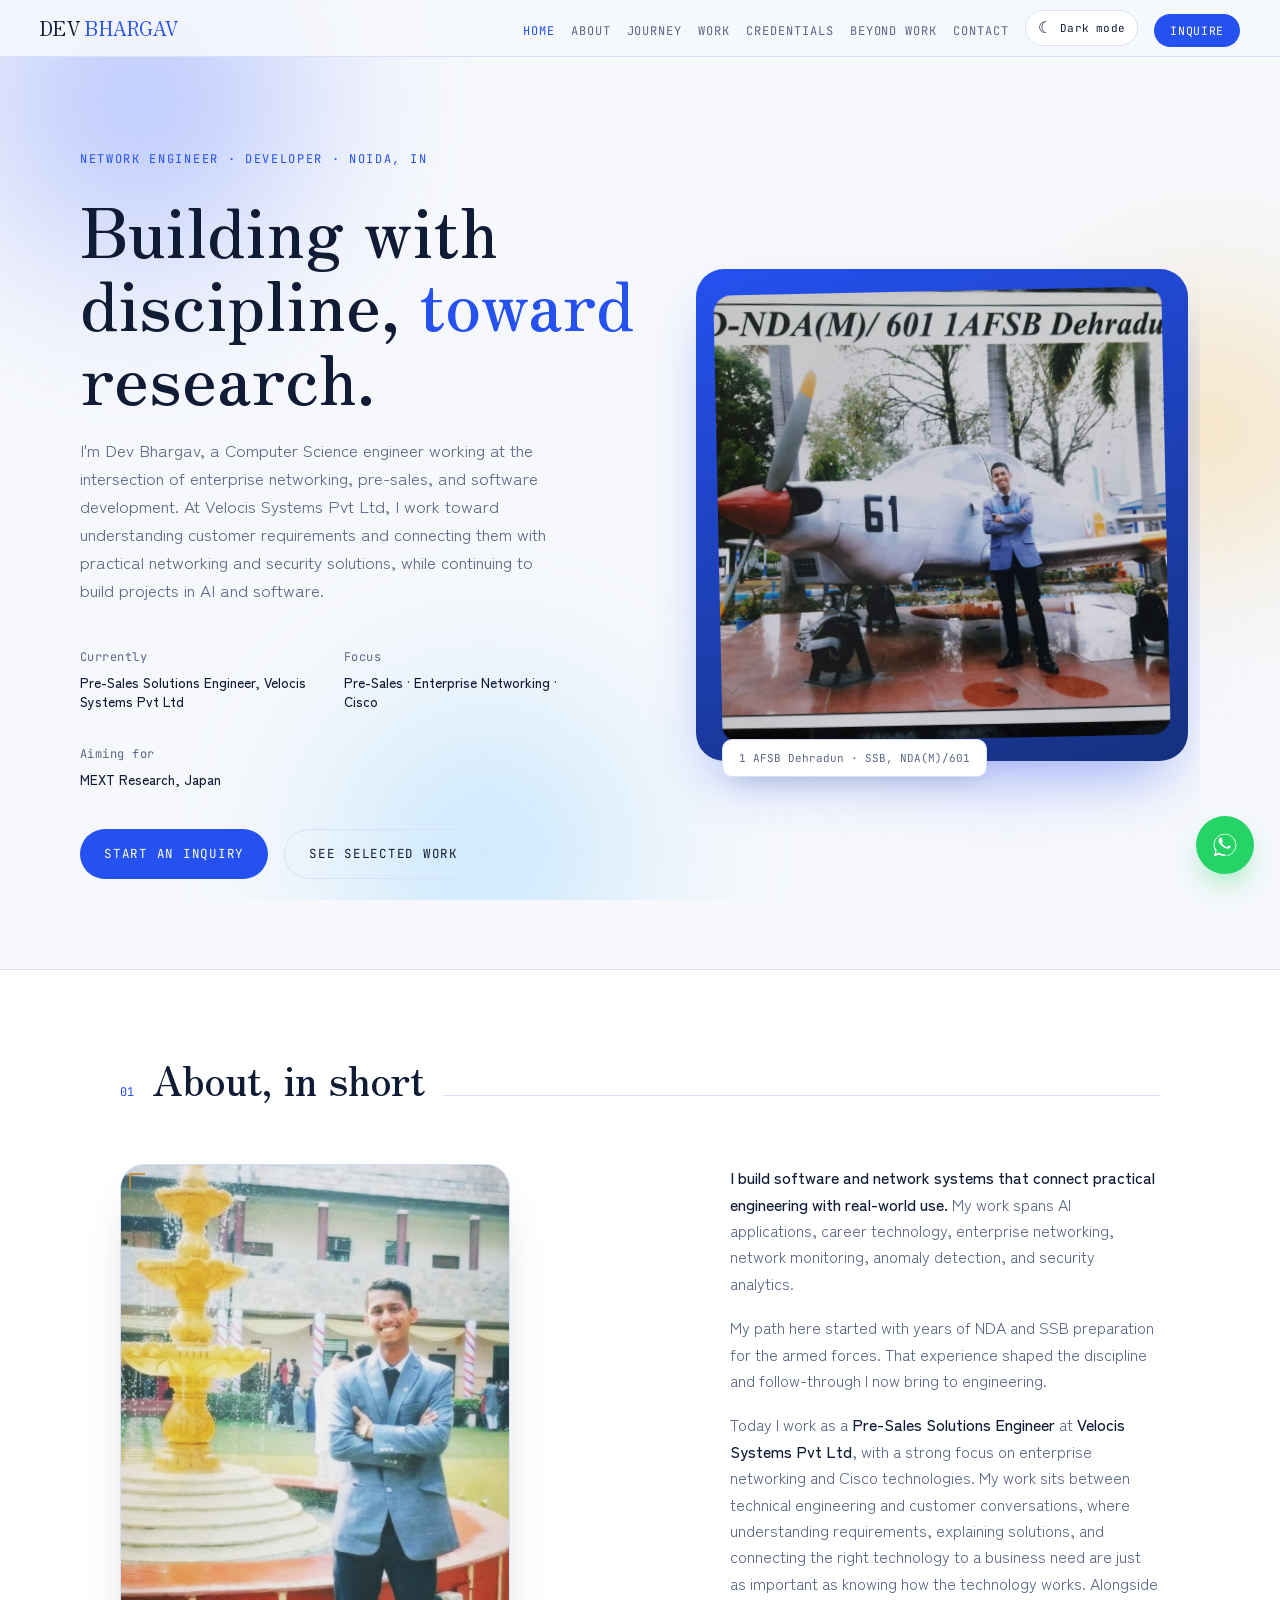
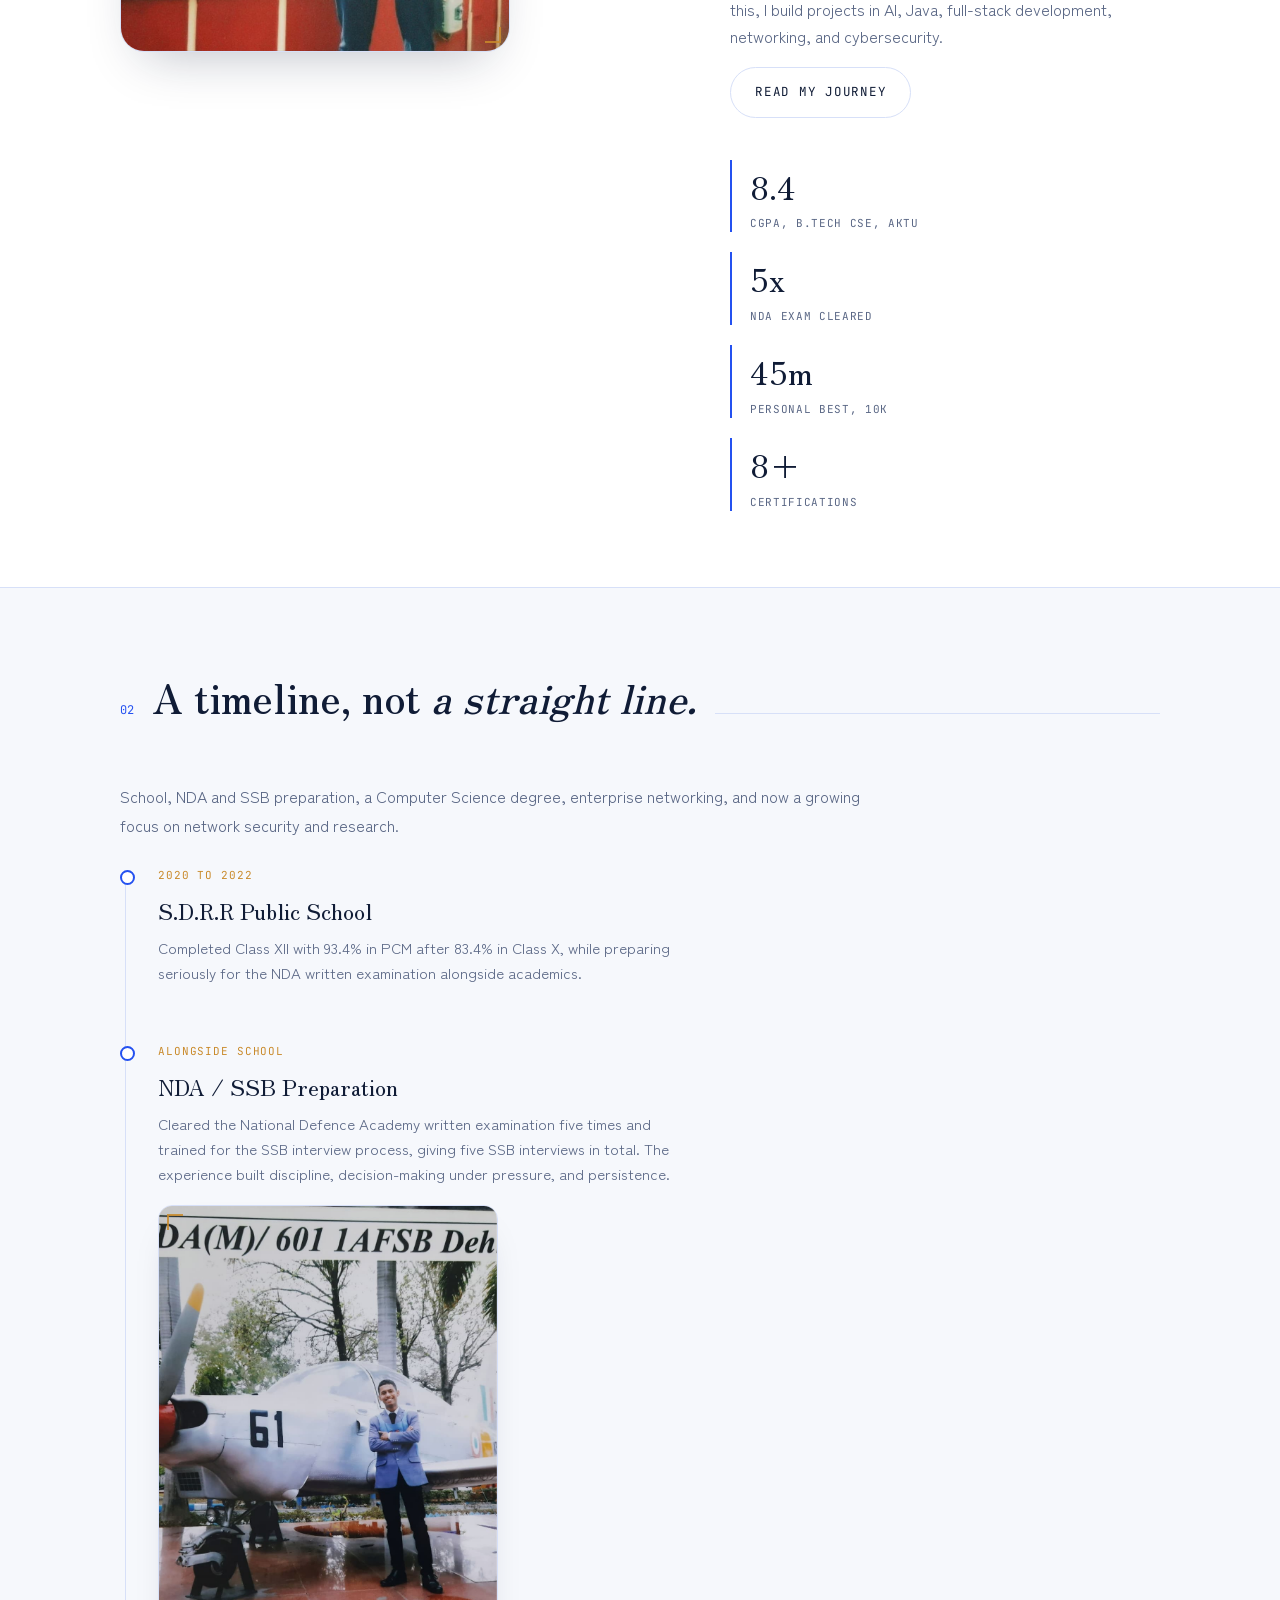
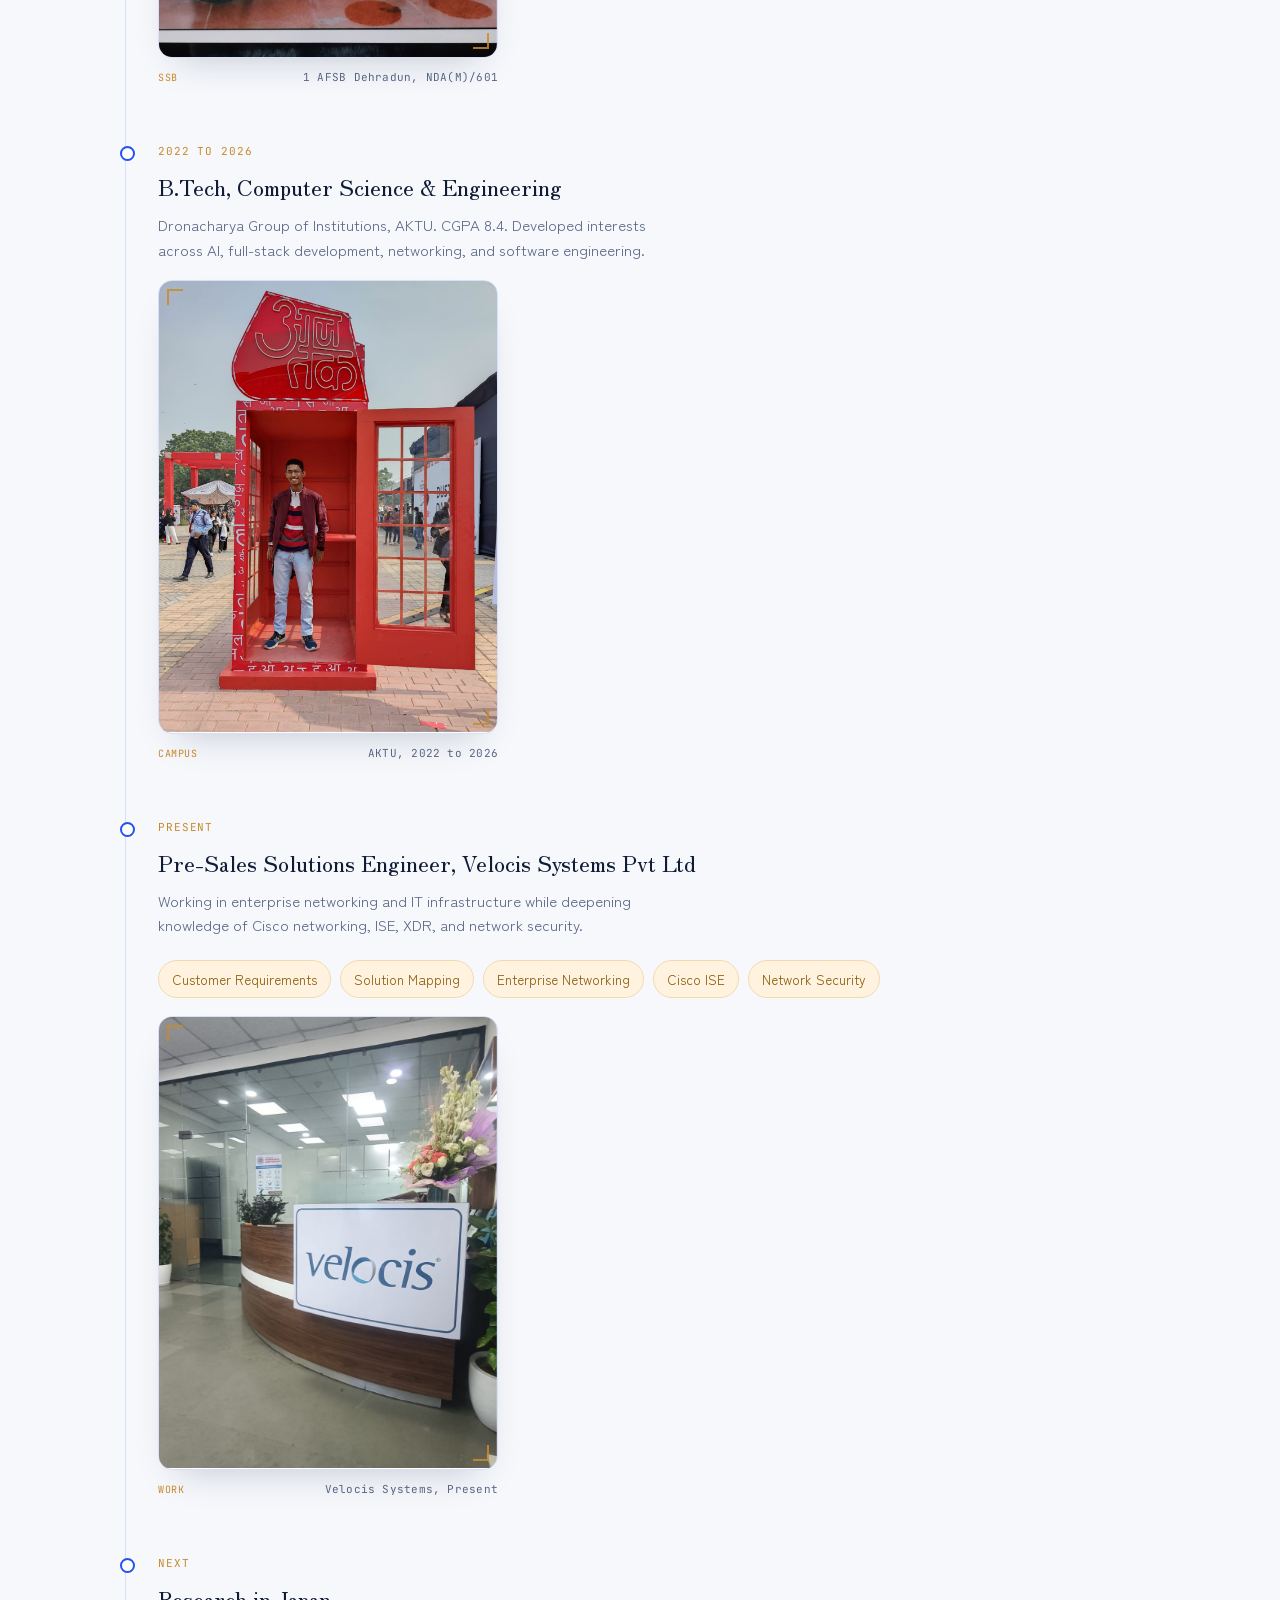
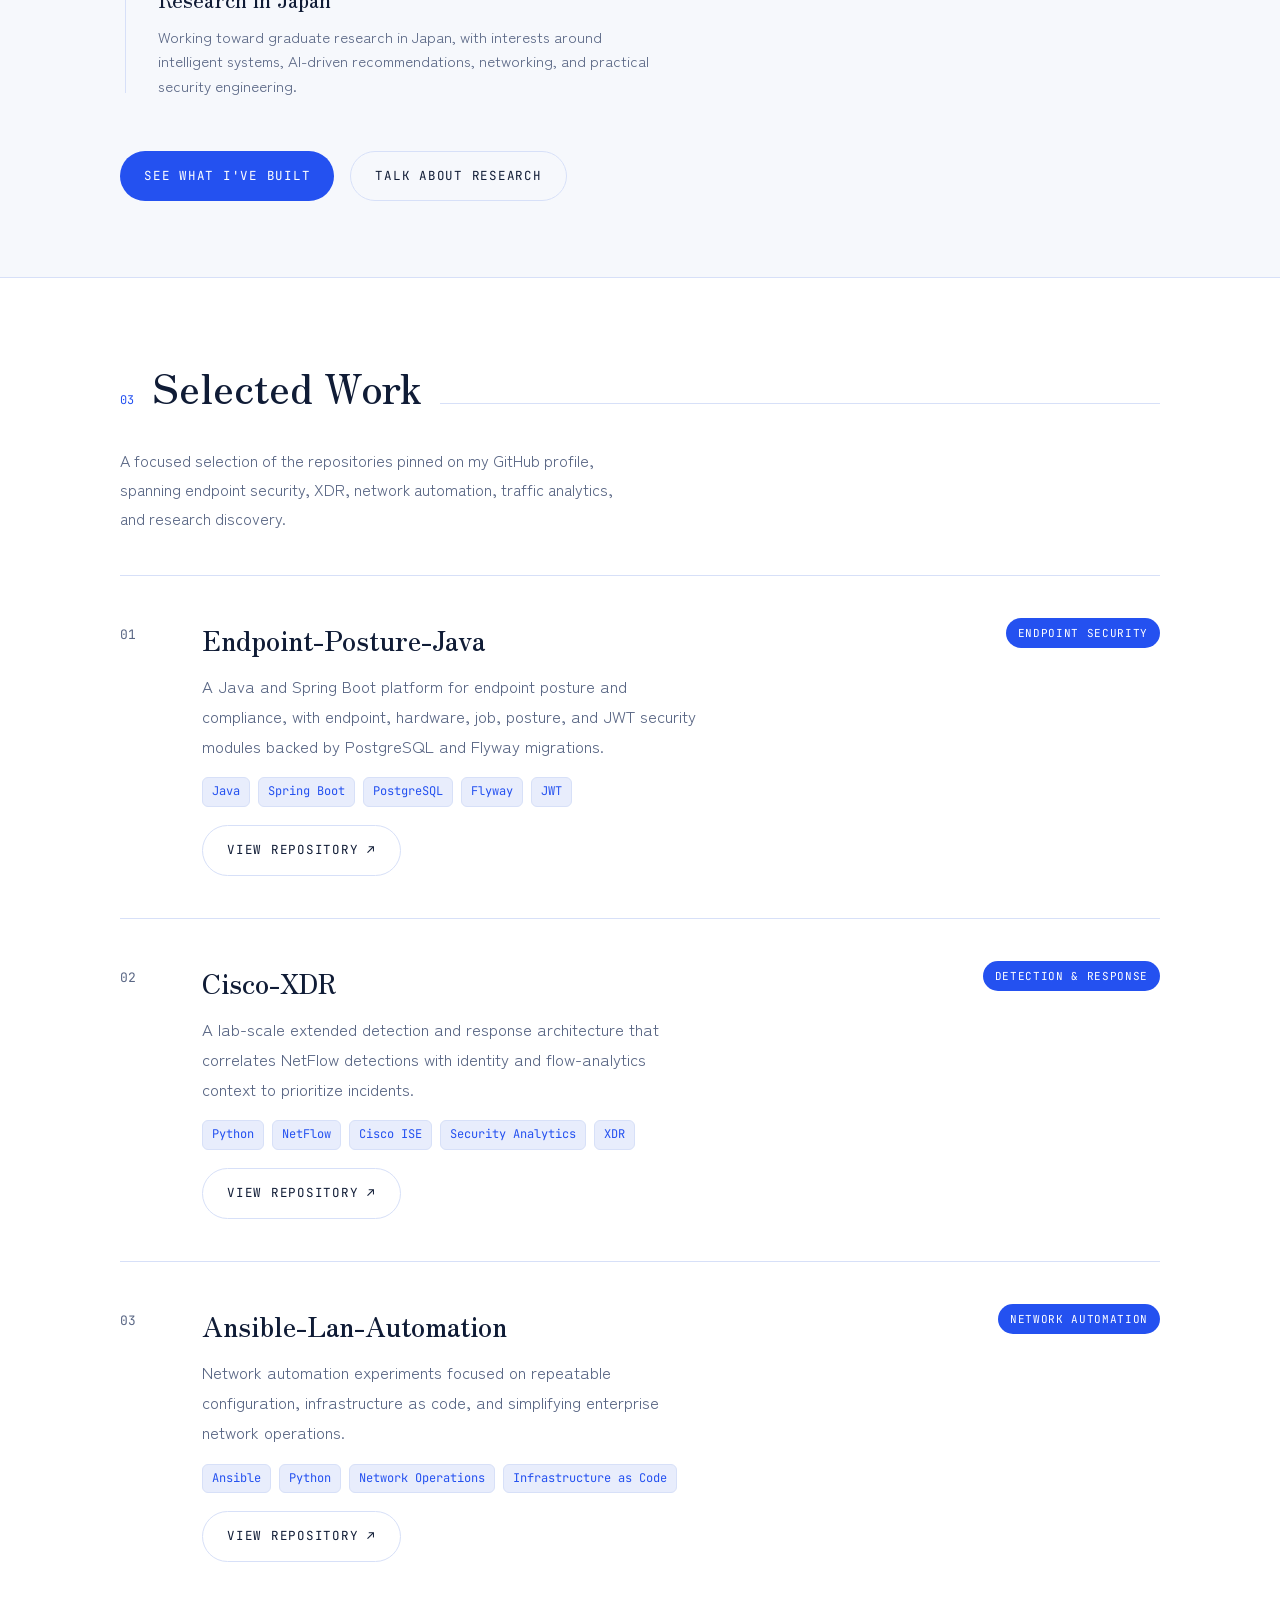
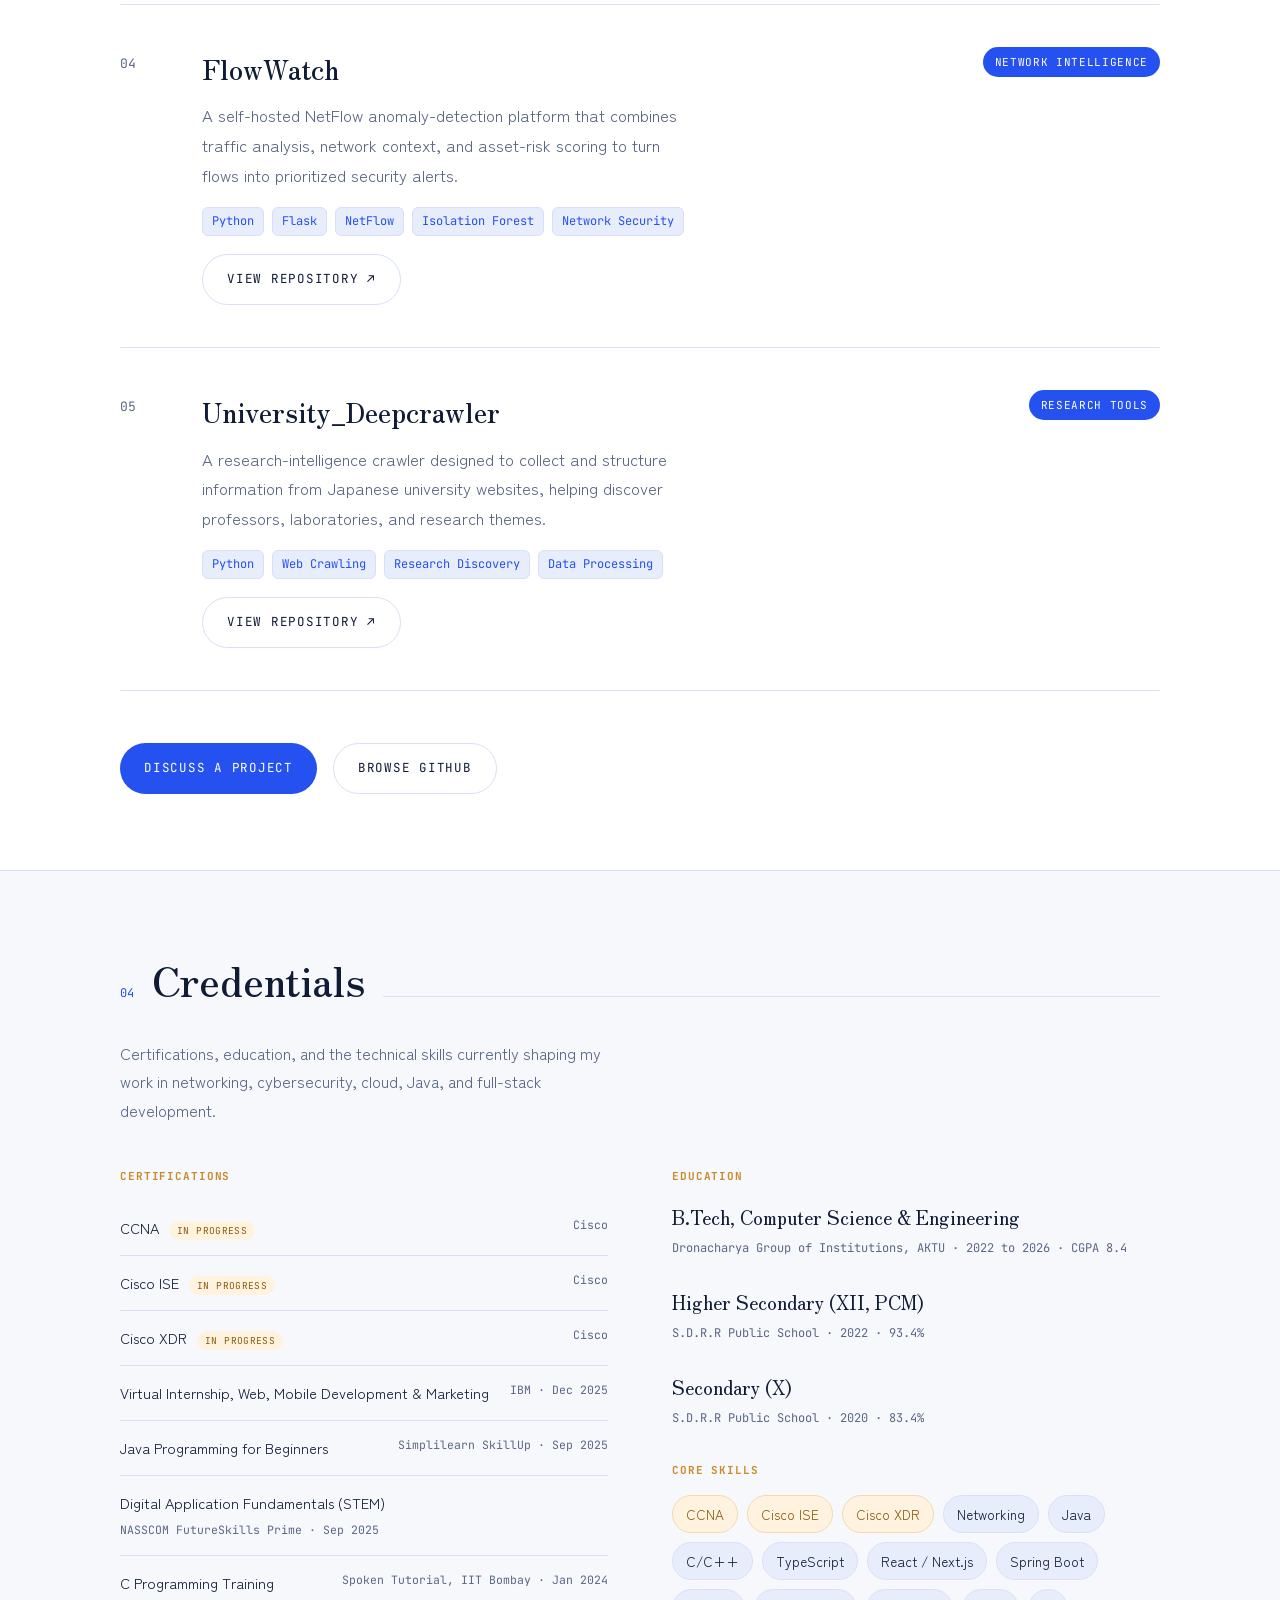
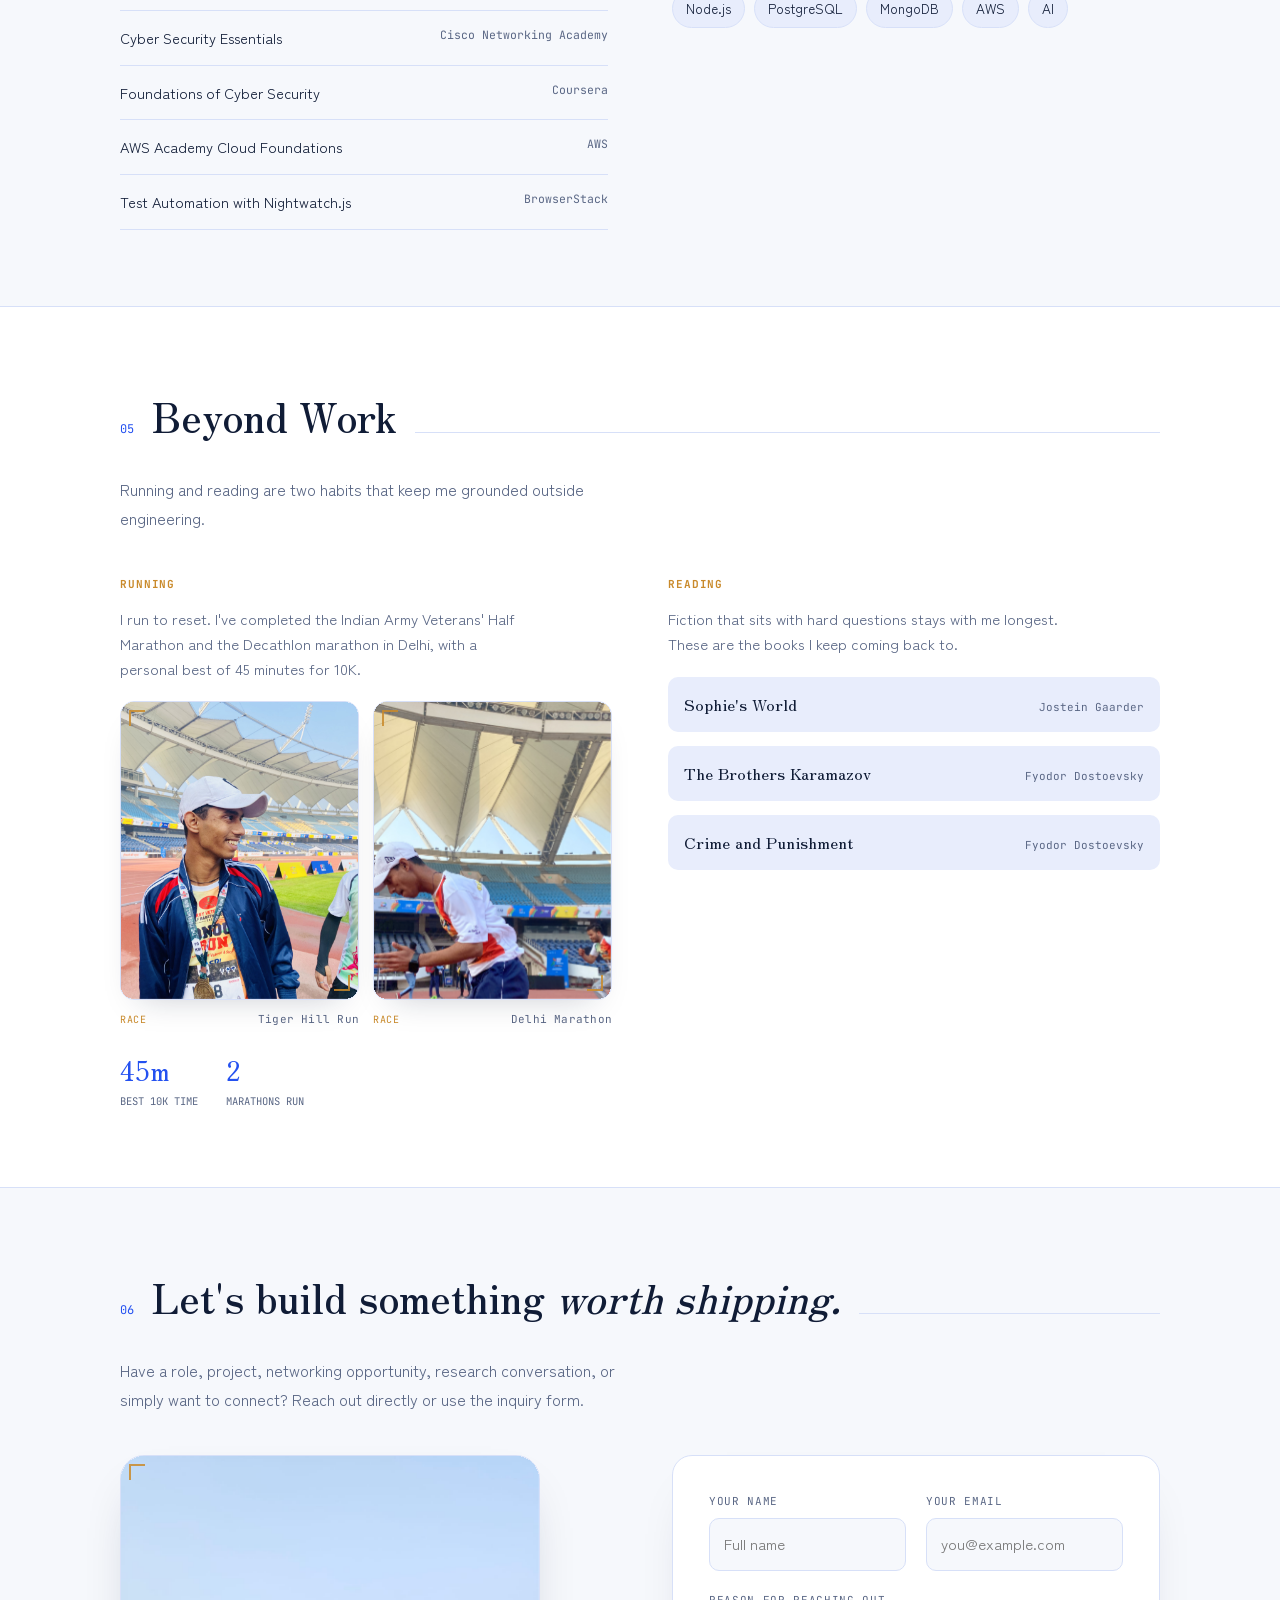
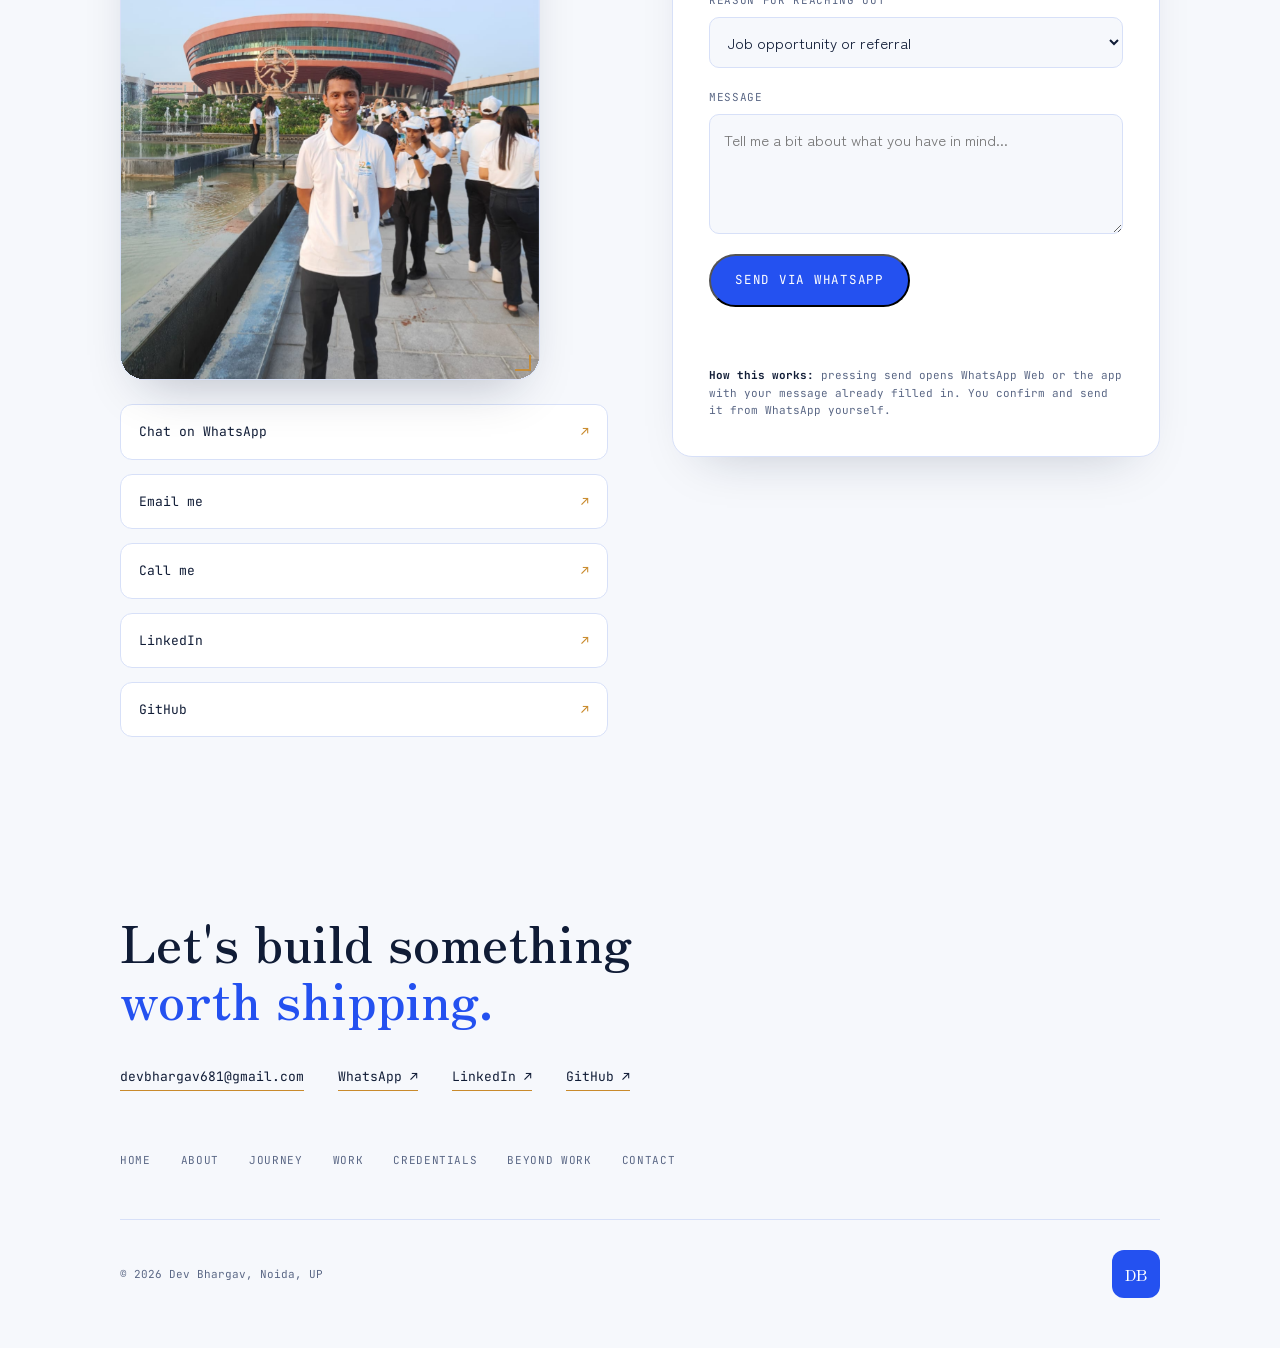
<file: index.html>
<!doctype html>
<html lang="en">
<head>
  <meta charset="UTF-8">
  <meta name="viewport" content="width=device-width, initial-scale=1.0">
  <title>Dev Bhargav | Pre-Sales Solutions Engineer</title>
  <meta name="description" content="Dev Bhargav is a Pre-Sales Solutions Engineer focused on enterprise networking, Cisco technologies, network automation, and cybersecurity. Explore his engineering projects, portfolio, and professional profile.">
  <meta name="author" content="Dev Bhargav">
  <meta name="robots" content="index, follow, max-image-preview:large">
  <meta name="googlebot" content="index, follow">
  <meta name="keywords" content="Dev Bhargav, Dev Bhargav engineer, Dev Bhargav networking, enterprise networking, Cisco, network automation, cybersecurity, Pre-Sales Solutions Engineer">
  <link rel="canonical" href="https://dev-bhargav-portfolio.vercel.app/">
  <meta property="og:type" content="website">
  <meta property="og:site_name" content="Dev Bhargav">
  <meta property="og:title" content="Dev Bhargav | Enterprise Networking & Cybersecurity Engineer">
  <meta property="og:description" content="Official portfolio of Dev Bhargav, Pre-Sales Solutions Engineer focused on enterprise networking, Cisco technologies, network automation, and cybersecurity.">
  <meta property="og:url" content="https://dev-bhargav-portfolio.vercel.app/">
  <meta name="twitter:card" content="summary">
  <meta name="twitter:title" content="Dev Bhargav | Enterprise Networking & Cybersecurity Engineer">
  <meta name="twitter:description" content="Official portfolio of Dev Bhargav, focused on enterprise networking, Cisco technologies, network automation, and cybersecurity.">
  <script type="application/ld+json">
  {
    "@context": "https://schema.org",
    "@type": "Person",
    "name": "Dev Bhargav",
    "url": "https://dev-bhargav-portfolio.vercel.app/",
    "jobTitle": "Pre-Sales Solutions Engineer",
    "description": "Engineer focused on enterprise networking, Cisco technologies, network automation, and cybersecurity.",
    "sameAs": [
      "https://github.com/majordevbhargav",
      "https://www.linkedin.com/in/devbhargav100"
    ],
    "knowsAbout": [
      "Enterprise Networking",
      "Cisco Technologies",
      "Network Automation",
      "Cybersecurity",
      "Network Anomaly Detection",
      "Software Engineering"
    ]
  }
  </script>
  <meta name="theme-color" content="#2451F0" id="themeColorMeta">
  <script>
    (function () {
      try {
        var savedTheme = localStorage.getItem("devbhargav-theme");
        if (savedTheme === "dark" || savedTheme === "light") document.documentElement.setAttribute("data-theme", savedTheme);
      } catch (e) {}
    })();
  </script>
  <link rel="icon" href="data:image/svg+xml,%3Csvg xmlns='http://www.w3.org/2000/svg' viewBox='0 0 64 64'%3E%3Crect width='64' height='64' rx='14' fill='%232451F0'/%3E%3Ctext x='32' y='42' font-family='Georgia,serif' font-size='26' fill='white' text-anchor='middle'%3EDB%3C/text%3E%3C/svg%3E">
  <link rel="preconnect" href="https://fonts.googleapis.com">
  <link href="https://fonts.googleapis.com/css2?family=Zen+Old+Mincho:wght@500;600&family=Zen+Kaku+Gothic+New:wght@300;400;500;700&family=JetBrains+Mono:wght@400;500&display=swap" rel="stylesheet">
  <link rel="stylesheet" href="style.css">
  <style>
    /* Single-page navigation */
    section[id], header[id], footer[id] { scroll-margin-top: 88px; }
    .single-page .nav-link.active { color: var(--blue); }
    .single-page .page-hero { padding-top: 135px; }
    .section-intro { max-width: 62ch; color: var(--ink-dim); font-size: 16px; margin-top: -26px; margin-bottom: 42px; }
    .project-link { margin-top: 18px; }
    .journey-actions { margin-top: 52px; display: flex; gap: 16px; flex-wrap: wrap; }
    .about-stats { margin-top: 42px; }
    @media (max-width: 860px) {
      .single-page .page-hero { padding-top: 120px; }
    }
  </style>
</head>

<body class="single-page">

  <div class="bg-scene" aria-hidden="true">
    <div class="bg-blob b1"></div>
    <div class="bg-blob b2"></div>
    <div class="bg-blob b3"></div>
    <div class="bg-blob b4"></div>
  </div>

  <nav>
    <div class="wrap row">
      <a class="brand" href="#home">DEV <span>BHARGAV</span></a>

      <button class="nav-toggle" aria-label="Toggle navigation" aria-expanded="false">
        <svg width="18" height="18" viewBox="0 0 18 18" fill="none">
          <path d="M2 4H16M2 9H16M2 14H16" stroke="currentColor" stroke-width="1.6" stroke-linecap="round"/>
        </svg>
      </button>

      <ul class="nav-links">
        <li><a class="nav-link" href="#home">Home</a></li>
        <li><a class="nav-link" href="#about">About</a></li>
        <li><a class="nav-link" href="#journey">Journey</a></li>
        <li><a class="nav-link" href="#work">Work</a></li>
        <li><a class="nav-link" href="#credentials">Credentials</a></li>
        <li><a class="nav-link" href="#beyond">Beyond Work</a></li>
        <li><a class="nav-link" href="#contact">Contact</a></li>
        <li class="theme-toggle-item"><button class="theme-toggle" id="themeToggle" type="button" aria-label="Switch to dark mode" aria-pressed="false"><span class="theme-toggle-icon" aria-hidden="true">☾</span><span class="theme-toggle-label">Dark mode</span></button></li>
        <li><a class="nav-cta" href="#contact">Inquire</a></li>
      </ul>
    </div>
  </nav>

  <main>

    <!-- HOME -->
    <header id="home" class="hero wrap">
      <div class="hero-grid">
        <div>
          <div class="eyebrow">Network Engineer · Developer · Noida, IN</div>
          <h1 class="title">
            Building with<br>discipline, <em>toward</em><br>research.
          </h1>
          <p class="hero-sub">
            I'm Dev Bhargav, a Computer Science engineer working at the intersection of
            enterprise networking, pre-sales, and software development. At Velocis Systems Pvt Ltd,
            I work toward understanding customer requirements and connecting them with practical
            networking and security solutions, while continuing to build projects in AI and software.
          </p>

          <div class="hero-meta">
            <div class="hm-item">
              <div class="hm-label">Currently</div>
              <div class="hm-value">Pre-Sales Solutions Engineer, Velocis Systems Pvt Ltd</div>
            </div>
            <div class="hm-item">
              <div class="hm-label">Focus</div>
              <div class="hm-value">Pre-Sales · Enterprise Networking · Cisco</div>
            </div>
            <div class="hm-item">
              <div class="hm-label">Aiming for</div>
              <div class="hm-value">MEXT Research, Japan</div>
            </div>
          </div>

          <div class="hero-actions">
            <a class="btn btn-primary" href="#contact">Start an inquiry</a>
            <a class="btn btn-ghost" href="#work">See selected work</a>
          </div>
        </div>

        <div class="blue-box" data-reveal>
          <div class="frame">
            <img src="images/WhatsApp Image 2026-05-22 at 22.21.28.jpeg"
                 alt="Dev Bhargav at 1 AFSB Dehradun during SSB training"
                 width="1200" height="1200" fetchpriority="high">
          </div>
          <div class="cap">1 AFSB Dehradun · SSB, NDA(M)/601</div>
        </div>
      </div>
    </header>

    <!-- ABOUT -->
    <section id="about" class="tint">
      <div class="wrap">
        <div class="section-head">
          <span class="section-num">01</span>
          <h2 class="section-title">About, in short</h2>
          <div class="section-line"></div>
        </div>

        <div class="about-grid">
          <div data-reveal>
            <div class="about-portrait photo-frame">
              <img src="images/WhatsApp Image 2026-03-22 at 08.40.15.jpeg"
                   alt="Portrait of Dev Bhargav"
                   width="900" height="1125" loading="lazy">
            </div>
          </div>

          <div data-reveal>
            <p>
              <strong>I build software and network systems that connect practical engineering with real-world use.</strong>
              My work spans AI applications, career technology, enterprise networking,
              network monitoring, anomaly detection, and security analytics.
            </p>
            <p>
              My path here started with years of NDA and SSB preparation for the armed
              forces. That experience shaped the discipline and follow-through I now
              bring to engineering.
            </p>
            <p>
              Today I work as a <strong>Pre-Sales Solutions Engineer</strong> at
              <strong>Velocis Systems Pvt Ltd</strong>, with a strong focus on enterprise
              networking and Cisco technologies. My work sits between technical engineering
              and customer conversations, where understanding requirements, explaining solutions,
              and connecting the right technology to a business need are just as important as
              knowing how the technology works. Alongside this, I build projects in AI, Java,
              full-stack development, networking, and cybersecurity.
            </p>
            <a class="btn btn-ghost" href="#journey">Read my journey</a>

            <div class="stat-list about-stats" data-reveal>
            <div class="stat">
              <div class="num">8.4</div>
              <div class="label">CGPA, B.Tech CSE, AKTU</div>
            </div>
            <div class="stat">
              <div class="num">5x</div>
              <div class="label">NDA Exam Cleared</div>
            </div>
            <div class="stat">
              <div class="num">45m</div>
              <div class="label">Personal Best, 10K</div>
            </div>
            <div class="stat">
              <div class="num">8+</div>
              <div class="label">Certifications</div>
            </div>
          </div>
        </div>
      </div>
    </section>

    <!-- JOURNEY -->
    <section id="journey">
      <div class="wrap">
        <div class="section-head">
          <span class="section-num">02</span>
          <h2 class="section-title">A timeline, not <em>a straight line.</em></h2>
          <div class="section-line"></div>
        </div>

        <p class="section-intro">
          School, NDA and SSB preparation, a Computer Science degree, enterprise
          networking, and now a growing focus on network security and research.
        </p>

        <div class="timeline">

          <div class="t-item" data-reveal>
            <div class="t-year">2020 to 2022</div>
            <div class="t-title">S.D.R.R Public School</div>
            <div class="t-desc">
              Completed Class XII with 93.4% in PCM after 83.4% in Class X,
              while preparing seriously for the NDA written examination alongside academics.
            </div>
          </div>

          <div class="t-item" data-reveal>
            <div class="t-year">Alongside school</div>
            <div class="t-title">NDA / SSB Preparation</div>
            <div class="t-desc">
              Cleared the National Defence Academy written examination five times
              and trained for the SSB interview process, giving five SSB interviews
              in total. The experience built discipline, decision-making under pressure,
              and persistence.
            </div>
            <div class="t-photo">
              <div class="photo-frame">
                <img src="images/WhatsApp Image 2026-05-22 at 22.21.28.jpeg"
                     alt="Dev Bhargav during SSB training at 1 AFSB Dehradun"
                     width="1200" height="1200" loading="lazy">
              </div>
              <div class="photo-caption">
                <span class="pc-tag">SSB</span>
                <span>1 AFSB Dehradun, NDA(M)/601</span>
              </div>
            </div>
          </div>

          <div class="t-item" data-reveal>
            <div class="t-year">2022 to 2026</div>
            <div class="t-title">B.Tech, Computer Science & Engineering</div>
            <div class="t-desc">
              Dronacharya Group of Institutions, AKTU. CGPA 8.4. Developed interests
              across AI, full-stack development, networking, and software engineering.
            </div>
            <div class="t-photo">
              <div class="photo-frame">
                <img src="images/WhatsApp Image 2026-08-13 at 17.46.51.jpeg"
                     alt="Dev Bhargav during his B.Tech years at AKTU"
                     width="1000" height="1300" loading="lazy">
              </div>
              <div class="photo-caption">
                <span class="pc-tag">Campus</span>
                <span>AKTU, 2022 to 2026</span>
              </div>
            </div>
          </div>

          <div class="t-item" data-reveal>
            <div class="t-year">Present</div>
            <div class="t-title">Pre-Sales Solutions Engineer, Velocis Systems Pvt Ltd</div>
            <div class="t-desc">
              Working in enterprise networking and IT infrastructure while deepening
              knowledge of Cisco networking, ISE, XDR, and network security.
            </div>
            <div class="tags" style="margin-top:22px;">
              <div class="tag progress">Customer Requirements</div>
              <div class="tag progress">Solution Mapping</div>
              <div class="tag progress">Enterprise Networking</div>
              <div class="tag progress">Cisco ISE</div>
              <div class="tag progress">Network Security</div>
            </div>
            <div class="t-photo">
              <div class="photo-frame">
                <img src="images/WhatsApp Image 2026-07-17 at 16.44.48.jpeg"
                     alt="Dev Bhargav at Velocis Systems"
                     width="1000" height="1300" loading="lazy">
              </div>
              <div class="photo-caption">
                <span class="pc-tag">Work</span>
                <span>Velocis Systems, Present</span>
              </div>
            </div>
          </div>

          <div class="t-item" data-reveal>
            <div class="t-year">Next</div>
            <div class="t-title">Research in Japan</div>
            <div class="t-desc">
              Working toward graduate research in Japan, with interests around
              intelligent systems, AI-driven recommendations, networking, and
              practical security engineering.
            </div>
          </div>

        </div>

        <div class="journey-actions">
          <a class="btn btn-primary" href="#work">See what I've built</a>
          <a class="btn btn-ghost" href="#contact">Talk about research</a>
        </div>
      </div>
    </section>

    <!-- WORK -->
    <section id="work" class="tint">
      <div class="wrap">
        <div class="section-head">
          <span class="section-num">03</span>
          <h2 class="section-title">Selected Work</h2>
          <div class="section-line"></div>
        </div>

        <p class="section-intro">
          A focused selection of the repositories pinned on my GitHub profile, spanning endpoint security, XDR, network automation, traffic analytics, and research discovery.
        </p>

        <div class="projects">
          <article class="project" data-reveal>
            <div class="p-index">01</div>
            <div>
              <div class="p-name">Endpoint-Posture-Java</div>
              <div class="p-desc">A Java and Spring Boot platform for endpoint posture and compliance, with endpoint, hardware, job, posture, and JWT security modules backed by PostgreSQL and Flyway migrations.</div>
              <div class="p-stack"><span>Java</span><span>Spring Boot</span><span>PostgreSQL</span><span>Flyway</span><span>JWT</span></div>
              <div class="project-link"><a class="btn btn-ghost" href="https://github.com/majordevbhargav/Endpoint-Posture-Java" target="_blank" rel="noopener noreferrer">View repository ↗</a></div>
            </div>
            <div class="p-tag">Endpoint Security</div>
          </article>
          <article class="project" data-reveal>
            <div class="p-index">02</div>
            <div>
              <div class="p-name">Cisco-XDR</div>
              <div class="p-desc">A lab-scale extended detection and response architecture that correlates NetFlow detections with identity and flow-analytics context to prioritize incidents.</div>
              <div class="p-stack"><span>Python</span><span>NetFlow</span><span>Cisco ISE</span><span>Security Analytics</span><span>XDR</span></div>
              <div class="project-link"><a class="btn btn-ghost" href="https://github.com/majordevbhargav/Cisco-XDR" target="_blank" rel="noopener noreferrer">View repository ↗</a></div>
            </div>
            <div class="p-tag">Detection & Response</div>
          </article>
          <article class="project" data-reveal>
            <div class="p-index">03</div>
            <div>
              <div class="p-name">Ansible-Lan-Automation</div>
              <div class="p-desc">Network automation experiments focused on repeatable configuration, infrastructure as code, and simplifying enterprise network operations.</div>
              <div class="p-stack"><span>Ansible</span><span>Python</span><span>Network Operations</span><span>Infrastructure as Code</span></div>
              <div class="project-link"><a class="btn btn-ghost" href="https://github.com/majordevbhargav/Ansible-Lan-Automation" target="_blank" rel="noopener noreferrer">View repository ↗</a></div>
            </div>
            <div class="p-tag">Network Automation</div>
          </article>
          <article class="project" data-reveal>
            <div class="p-index">04</div>
            <div>
              <div class="p-name">FlowWatch</div>
              <div class="p-desc">A self-hosted NetFlow anomaly-detection platform that combines traffic analysis, network context, and asset-risk scoring to turn flows into prioritized security alerts.</div>
              <div class="p-stack"><span>Python</span><span>Flask</span><span>NetFlow</span><span>Isolation Forest</span><span>Network Security</span></div>
              <div class="project-link"><a class="btn btn-ghost" href="https://github.com/majordevbhargav/FlowWatch" target="_blank" rel="noopener noreferrer">View repository ↗</a></div>
            </div>
            <div class="p-tag">Network Intelligence</div>
          </article>
          <article class="project" data-reveal>
            <div class="p-index">05</div>
            <div>
              <div class="p-name">University_Deepcrawler</div>
              <div class="p-desc">A research-intelligence crawler designed to collect and structure information from Japanese university websites, helping discover professors, laboratories, and research themes.</div>
              <div class="p-stack"><span>Python</span><span>Web Crawling</span><span>Research Discovery</span><span>Data Processing</span></div>
              <div class="project-link"><a class="btn btn-ghost" href="https://github.com/majordevbhargav/University_Deepcrawler" target="_blank" rel="noopener noreferrer">View repository ↗</a></div>
            </div>
            <div class="p-tag">Research Tools</div>
          </article>
        </div>

        <div class="journey-actions">
          <a class="btn btn-primary" href="#contact">Discuss a project</a>
          <a class="btn btn-ghost" href="https://github.com/majordevbhargav/" target="_blank" rel="noopener">Browse GitHub</a>
        </div>
      </div>
    </section>



    <!-- CREDENTIALS -->
    <section id="credentials">
      <div class="wrap">
        <div class="section-head">
          <span class="section-num">04</span>
          <h2 class="section-title">Credentials</h2>
          <div class="section-line"></div>
        </div>

        <p class="section-intro">
          Certifications, education, and the technical skills currently shaping my
          work in networking, cybersecurity, cloud, Java, and full-stack development.
        </p>

        <div class="two-col">
          <div data-reveal>
            <h3 class="subhead">Certifications</h3>
            <ul class="cert-list">
              <li class="progress"><span class="c-name">CCNA</span><span class="c-org">Cisco</span></li>
              <li class="progress"><span class="c-name">Cisco ISE</span><span class="c-org">Cisco</span></li>
              <li class="progress"><span class="c-name">Cisco XDR</span><span class="c-org">Cisco</span></li>
              <li><span class="c-name">Virtual Internship, Web, Mobile Development & Marketing</span><span class="c-org">IBM · Dec 2025</span></li>
              <li><span class="c-name">Java Programming for Beginners</span><span class="c-org">Simplilearn SkillUp · Sep 2025</span></li>
              <li><span class="c-name">Digital Application Fundamentals (STEM)</span><span class="c-org">NASSCOM FutureSkills Prime · Sep 2025</span></li>
              <li><span class="c-name">C Programming Training</span><span class="c-org">Spoken Tutorial, IIT Bombay · Jan 2024</span></li>
              <li><span class="c-name">Cyber Security Essentials</span><span class="c-org">Cisco Networking Academy</span></li>
              <li><span class="c-name">Foundations of Cyber Security</span><span class="c-org">Coursera</span></li>
              <li><span class="c-name">AWS Academy Cloud Foundations</span><span class="c-org">AWS</span></li>
              <li><span class="c-name">Test Automation with Nightwatch.js</span><span class="c-org">BrowserStack</span></li>
            </ul>
          </div>

          <div data-reveal>
            <h3 class="subhead">Education</h3>

            <div class="edu-block">
              <div class="e-school">B.Tech, Computer Science & Engineering</div>
              <div class="e-detail">Dronacharya Group of Institutions, AKTU · 2022 to 2026 · CGPA 8.4</div>
            </div>

            <div class="edu-block">
              <div class="e-school">Higher Secondary (XII, PCM)</div>
              <div class="e-detail">S.D.R.R Public School · 2022 · 93.4%</div>
            </div>

            <div class="edu-block">
              <div class="e-school">Secondary (X)</div>
              <div class="e-detail">S.D.R.R Public School · 2020 · 83.4%</div>
            </div>

            <h3 class="subhead" style="margin-top:32px;">Core Skills</h3>
            <div class="tags">
              <div class="tag progress">CCNA</div>
              <div class="tag progress">Cisco ISE</div>
              <div class="tag progress">Cisco XDR</div>
              <div class="tag">Networking</div>
              <div class="tag">Java</div>
              <div class="tag">C/C++</div>
              <div class="tag">TypeScript</div>
              <div class="tag">React / Next.js</div>
              <div class="tag">Spring Boot</div>
              <div class="tag">Node.js</div>
              <div class="tag">PostgreSQL</div>
              <div class="tag">MongoDB</div>
              <div class="tag">AWS</div>
              <div class="tag">AI</div>
            </div>
          </div>
        </div>
      </div>
    </section>

    <!-- BEYOND WORK -->
    <section id="beyond" class="tint">
      <div class="wrap">
        <div class="section-head">
          <span class="section-num">05</span>
          <h2 class="section-title">Beyond Work</h2>
          <div class="section-line"></div>
        </div>

        <p class="section-intro">
          Running and reading are two habits that keep me grounded outside engineering.
        </p>

        <div class="hobby-grid">
          <div class="hobby-block" data-reveal>
            <h3>Running</h3>
            <p>
              I run to reset. I've completed the Indian Army Veterans' Half Marathon
              and the Decathlon marathon in Delhi, with a personal best of 45 minutes for 10K.
            </p>

            <div class="run-photos">
              <figure>
                <div class="photo-frame">
                  <img src="images/IMG_7960.jpg" alt="Dev Bhargav after the Tiger Hill Run with his medal" width="900" height="1200" loading="lazy">
                </div>
                <figcaption class="photo-caption">
                  <span class="pc-tag">Race</span><span>Tiger Hill Run</span>
                </figcaption>
              </figure>

              <figure>
                <div class="photo-frame">
                  <img src="images/IMG_7937.JPG" alt="Dev Bhargav at a marathon in Delhi" width="900" height="1200" loading="lazy">
                </div>
                <figcaption class="photo-caption">
                  <span class="pc-tag">Race</span><span>Delhi Marathon</span>
                </figcaption>
              </figure>
            </div>

            <div class="run-stats">
              <div>
                <div class="rs-num">45m</div>
                <div class="rs-label">Best 10K Time</div>
              </div>
              <div>
                <div class="rs-num">2</div>
                <div class="rs-label">Marathons Run</div>
              </div>
            </div>
          </div>

          <div class="hobby-block" data-reveal>
            <h3>Reading</h3>
            <p>
              Fiction that sits with hard questions stays with me longest.
              These are the books I keep coming back to.
            </p>

            <ul class="book-shelf">
              <li><span class="b-title">Sophie's World</span><span class="b-author">Jostein Gaarder</span></li>
              <li><span class="b-title">The Brothers Karamazov</span><span class="b-author">Fyodor Dostoevsky</span></li>
              <li><span class="b-title">Crime and Punishment</span><span class="b-author">Fyodor Dostoevsky</span></li>
            </ul>
          </div>
        </div>
      </div>
    </section>

    <!-- CONTACT -->
    <section id="contact">
      <div class="wrap">
        <div class="section-head">
          <span class="section-num">06</span>
          <h2 class="section-title">Let's build something <em>worth shipping.</em></h2>
          <div class="section-line"></div>
        </div>

        <p class="section-intro">
          Have a role, project, networking opportunity, research conversation, or
          simply want to connect? Reach out directly or use the inquiry form.
        </p>

        <div class="contact-layout">
          <div data-reveal>
            <div class="contact-photo photo-frame">
              <img src="images/WhatsApp Image 2026-08-13 at 17.51.21.jpeg"
                   alt="Dev Bhargav"
                   width="1100" height="1300" loading="lazy">
            </div>

            <div class="contact-quicklinks">
              <a id="cq-whatsapp" href="#" target="_blank" rel="noopener">
                Chat on WhatsApp <span class="cq-arrow">↗</span>
              </a>
              <a id="cq-email" href="#">
                Email me <span class="cq-arrow">↗</span>
              </a>
              <a id="cq-call" href="#">
                Call me <span class="cq-arrow">↗</span>
              </a>
              <a href="https://www.linkedin.com/in/devbhargav100" target="_blank" rel="noopener">
                LinkedIn <span class="cq-arrow">↗</span>
              </a>
              <a href="https://github.com/majordevbhargav/" target="_blank" rel="noopener">
                GitHub <span class="cq-arrow">↗</span>
              </a>
            </div>
          </div>

          <div data-reveal>
            <form class="inquiry-form" id="inquiryForm" novalidate>
              <div class="field-row">
                <div class="field">
                  <label for="name">Your name</label>
                  <input type="text" id="name" name="name" placeholder="Full name" required>
                </div>
                <div class="field">
                  <label for="email">Your email</label>
                  <input type="email" id="email" name="email" placeholder="you@example.com" required>
                </div>
              </div>

              <div class="field">
                <label for="reason">Reason for reaching out</label>
                <select id="reason" name="reason">
                  <option value="Job opportunity or referral">Job opportunity or referral</option>
                  <option value="Freelance or project work">Freelance or project work</option>
                  <option value="Networking or collaboration">Networking or collaboration</option>
                  <option value="MEXT or research collaboration">MEXT or research collaboration</option>
                  <option value="Something else">Something else</option>
                </select>
              </div>

              <div class="field">
                <label for="message">Message</label>
                <textarea id="message" name="message" placeholder="Tell me a bit about what you have in mind..." required></textarea>
              </div>

              <button type="submit" class="btn btn-primary" style="align-self:flex-start">
                Send via WhatsApp
              </button>

              <div id="formStatus" role="status" aria-live="polite"></div>

              <p class="form-note">
                <strong>How this works:</strong> pressing send opens WhatsApp Web or
                the app with your message already filled in. You confirm and send it
                from WhatsApp yourself.
              </p>
            </form>
          </div>
        </div>
      </div>
    </section>

    <!-- FOOTER -->
    <footer class="site-footer tint">
      <div class="wrap">
        <h3 class="contact-title" data-reveal>
          Let's build something<br><em>worth shipping.</em>
        </h3>

        <div class="contact-links" data-reveal id="footerContactLinks">
          <a href="#" id="footer-email">Email me</a>
          <a href="#" id="footer-whatsapp" target="_blank" rel="noopener">WhatsApp ↗</a>
          <a href="https://www.linkedin.com/in/devbhargav100" target="_blank" rel="noopener">LinkedIn ↗</a>
          <a href="https://github.com/majordevbhargav/" target="_blank" rel="noopener">GitHub ↗</a>
        </div>

        <div class="foot-nav">
          <a href="#home">Home</a>
          <a href="#about">About</a>
          <a href="#journey">Journey</a>
          <a href="#work">Work</a>
          <a href="#credentials">Credentials</a>
          <a href="#beyond">Beyond Work</a>
          <a href="#contact">Contact</a>
        </div>

        <div class="foot-bottom">
          <div>© 2026 Dev Bhargav, Noida, UP</div>
          <div class="monogram">DB</div>
        </div>
      </div>
    </footer>
  </main>

  <a class="wa-float" id="wa-float" href="#" target="_blank" rel="noopener" aria-label="Chat on WhatsApp">
    <svg viewBox="0 0 32 32">
      <path d="M16 3C9 3 3 9 3 16c0 2.6.8 5 2.1 7.1L3 29l6.1-2C11.1 28 13.5 28.7 16 28.7 23 28.7 29 22.7 29 16S23 3 16 3zm0 23.7c-2.2 0-4.3-.6-6.1-1.7l-.4-.3-4 1 1-3.9-.3-.4C4.9 20 4 18 4 16c0-6.6 5.4-12 12-12s12 5.4 12 12-5.4 12-12 12zm6.6-8.9c-.4-.2-2.1-1-2.4-1.2-.3-.1-.6-.2-.8.2-.2.4-.9 1.2-1.1 1.4-.2.2-.4.3-.8.1-.4-.2-1.6-.6-3-1.9-1.1-1-1.9-2.2-2.1-2.6-.2-.4 0-.6.2-.8.2-.2.4-.4.5-.7.2-.2.2-.4.3-.6.1-.2 0-.5 0-.7-.1-.2-.8-2-1.1-2.7-.3-.7-.6-.6-.8-.6h-.7c-.2 0-.6.1-.9.4-.3.4-1.2 1.1-1.2 2.8s1.2 3.2 1.4 3.5c.2.2 2.3 3.6 5.7 5 .8.3 1.4.5 1.9.7.8.2 1.5.2 2.1.1.6-.1 2.1-.8 2.4-1.7.3-.8.3-1.5.2-1.7-.1-.2-.3-.3-.7-.5z"/>
    </svg>
  </a>

  <script>
    // ---------------------------------------------------------------
    // Obfuscated contact details. Kept out of raw HTML/markup so
    // simple page scrapers scanning for phone/email patterns in the
    // static source find nothing until this script runs client-side.
    // This is obfuscation, not encryption — anyone reading this file
    // can still reconstruct the values.
    // ---------------------------------------------------------------
    (function () {
      var waParts = ["91", "94100", "62392"];
      var waNumber = waParts.join("");
      var emailParts = ["devbhargav681", "gmail.com"];
      var email = emailParts.join("@");

      function setHref(id, href) {
        var el = document.getElementById(id);
        if (el) el.setAttribute("href", href);
      }

      setHref("cq-whatsapp", "https://wa.me/" + waNumber + "?text=" +
        encodeURIComponent("Hi Dev, I'd like to get in touch."));
      setHref("cq-email", "mailto:" + email);
      setHref("cq-call", "tel:+" + waNumber);
      setHref("wa-float", "https://wa.me/" + waNumber + "?text=" +
        encodeURIComponent("Hi Dev, I came across your portfolio and wanted to connect."));
      setHref("footer-email", "mailto:" + email);
      setHref("footer-whatsapp", "https://wa.me/" + waNumber);

      var footerEmailLink = document.getElementById("footer-email");
      if (footerEmailLink) footerEmailLink.textContent = email;

      // Shared with the inquiry-form handler below so the number
      // only lives in one place in this file.
      window.__waNumber = waNumber;
    })();

    // Persistent light/dark theme toggle
    (function () {
      var root = document.documentElement;
      var button = document.getElementById("themeToggle");
      var meta = document.getElementById("themeColorMeta");
      if (!button) return;

      function applyTheme(theme) {
        root.setAttribute("data-theme", theme);
        var dark = theme === "dark";
        button.setAttribute("aria-pressed", dark ? "true" : "false");
        button.setAttribute("aria-label", dark ? "Switch to light mode" : "Switch to dark mode");

        var icon = button.querySelector(".theme-toggle-icon");
        var label = button.querySelector(".theme-toggle-label");
        if (icon) icon.textContent = dark ? "☀" : "☾";
        if (label) label.textContent = dark ? "Light mode" : "Dark mode";
        if (meta) meta.setAttribute("content", dark ? "#0b1120" : "#2451F0");

        try {
          localStorage.setItem("devbhargav-theme", theme);
        } catch (e) {}
      }

      var savedTheme = null;
      try {
        savedTheme = localStorage.getItem("devbhargav-theme");
      } catch (e) {}

      var initialTheme = savedTheme || root.getAttribute("data-theme") || "light";
      if (initialTheme !== "dark" && initialTheme !== "light") initialTheme = "light";
      applyTheme(initialTheme);

      button.addEventListener("click", function () {
        var currentTheme = root.getAttribute("data-theme") || "light";
        applyTheme(currentTheme === "dark" ? "light" : "dark");
      });
    })();

    // Scroll reveal
    (function () {
      var els = document.querySelectorAll("[data-reveal]");
      if (!("IntersectionObserver" in window)) {
        els.forEach(function (el) { el.classList.add("in"); });
        return;
      }
      var io = new IntersectionObserver(function (entries) {
        entries.forEach(function (e) {
          if (e.isIntersecting) {
            e.target.classList.add("in");
            io.unobserve(e.target);
          }
        });
      }, { threshold: 0.15 });
      els.forEach(function (el) { io.observe(el); });
    })();

    // Mobile navigation
    (function () {
      var toggle = document.querySelector(".nav-toggle");
      var links = document.querySelector(".nav-links");
      if (!toggle || !links) return;

      toggle.addEventListener("click", function () {
        links.classList.toggle("open");
        toggle.setAttribute(
          "aria-expanded",
          links.classList.contains("open") ? "true" : "false"
        );
      });

      links.querySelectorAll("a").forEach(function (a) {
        a.addEventListener("click", function () {
          links.classList.remove("open");
          toggle.setAttribute("aria-expanded", "false");
        });
      });
    })();

    // Highlight the section currently visible
    (function () {
      var navLinks = document.querySelectorAll(".nav-link");
      var sections = document.querySelectorAll("header[id], section[id]");

      if (!("IntersectionObserver" in window)) return;

      var observer = new IntersectionObserver(function (entries) {
        entries.forEach(function (entry) {
          if (!entry.isIntersecting) return;
          navLinks.forEach(function (link) {
            link.classList.toggle(
              "active",
              link.getAttribute("href") === "#" + entry.target.id
            );
          });
        });
      }, {
        rootMargin: "-35% 0px -55% 0px",
        threshold: 0
      });

      sections.forEach(function (section) {
        observer.observe(section);
      });
    })();

    // Inquiry form -> WhatsApp
    (function () {
      var form = document.getElementById("inquiryForm");
      if (!form) return;

      form.addEventListener("submit", function (e) {
        e.preventDefault();

        var status = document.getElementById("formStatus");
        var name = form.name.value.trim();
        var email = form.email.value.trim();
        var reason = form.reason.value;
        var message = form.message.value.trim();

        if (!name || !email || !message) {
          status.textContent = "Please fill in your name, email, and message before sending.";
          status.className = "err";
          return;
        }

        var lines = [
          "New inquiry from the portfolio site",
          "",
          "Name: " + name,
          "Email: " + email,
          "Reason: " + (reason || "Not specified"),
          "",
          "Message:",
          message
        ];

        var url = "https://wa.me/" + window.__waNumber + "?text=" +
          encodeURIComponent(lines.join("\n"));

        status.textContent =
          "Opening WhatsApp with your message filled in. Send it from there to reach me directly.";
        status.className = "ok";

        window.open(url, "_blank", "noopener");
        form.reset();
      });
    })();
  </script>

</body>
</html>
</file>
<file: style.css>
:root {
  --bg: #f6f8fc;
  --panel: #ffffff;
  --ink: #101c36;
  --ink-dim: #5a6785;
  --blue: #2451f0;
  --blue-deep: #0f1e4d;
  --blue-pale: #e8edfc;
  --blue-line: #d7e0f8;
  --gold: #c98a2b;
  --serif: "Zen Old Mincho", serif;
  --sans: "Zen Kaku Gothic New", sans-serif;
  --mono: "JetBrains Mono", monospace;
}

/* RESET */
* { box-sizing: border-box; margin: 0; padding: 0; }
html { scroll-behavior: smooth; }
body {
  background: var(--bg);
  color: var(--ink);
  font-family: var(--sans);
  font-weight: 300;
  line-height: 1.65;
  position: relative;
  overflow-x: hidden;
  overflow-wrap: break-word;
}
::selection { background: var(--blue); color: #fff; }
img { max-width: 100%; display: block; }
a { color: inherit; }
button, input, select, textarea { font: inherit; }
.wrap { max-width: 1120px; margin: 0 auto; padding: 0 40px; }

/* BACKGROUND */
.bg-scene { position: fixed; inset: 0; z-index: 0; pointer-events: none; overflow: hidden; }
.bg-blob { position: absolute; border-radius: 50%; filter: blur(60px); opacity: 0.5; animation: drift 22s ease-in-out infinite; }
.bg-blob.b1 { width: 520px; height: 520px; top: -160px; left: -120px; background: radial-gradient(circle, #6e8cff 0%, transparent 70%); animation-duration: 26s; }
.bg-blob.b2 { width: 420px; height: 420px; top: 220px; right: -140px; background: radial-gradient(circle, #f7c873 0%, transparent 70%); animation-duration: 19s; animation-delay: -4s; }
.bg-blob.b3 { width: 460px; height: 460px; bottom: -180px; left: 20%; background: radial-gradient(circle, #8fd3ff 0%, transparent 70%); animation-duration: 24s; animation-delay: -9s; }
.bg-blob.b4 { width: 340px; height: 340px; bottom: 10%; right: 8%; background: radial-gradient(circle, #c7b3ff 0%, transparent 70%); animation-duration: 20s; animation-delay: -13s; }
@keyframes drift {
  0%, 100% { transform: translate(0, 0) scale(1); }
  33% { transform: translate(30px, -24px) scale(1.06); }
  66% { transform: translate(-22px, 18px) scale(0.96); }
}
section, header, nav, footer, main { position: relative; z-index: 1; }
@media (prefers-reduced-motion: reduce) { .bg-blob { animation: none; } }

/* NAVIGATION */
nav {
  position: fixed; top: 0; left: 0; right: 0; z-index: 50;
  background: rgba(246, 248, 252, 0.9);
  backdrop-filter: blur(8px);
  border-bottom: 1px solid var(--blue-line);
  padding: 20px 0;
}
nav .row { display: flex; align-items: center; justify-content: space-between; }
.brand { font-family: var(--serif); font-size: 19px; letter-spacing: 0.3px; color: var(--ink); text-decoration: none; }
.brand span { color: var(--blue); }
nav ul { display: flex; gap: 30px; list-style: none; align-items: center; }
nav a.nav-link {
  color: var(--ink-dim); text-decoration: none;
  font-family: var(--mono); font-size: 12px; letter-spacing: 0.08em; text-transform: uppercase;
  transition: color 0.2s ease;
}
nav a.nav-link:hover, nav a.nav-link:focus-visible, nav a.nav-link.active { color: var(--blue); }
nav a.nav-cta {
  font-family: var(--mono); font-size: 11.5px; text-transform: uppercase; letter-spacing: 0.06em;
  color: #fff; background: var(--blue);
  padding: 9px 16px; border-radius: 20px;
  text-decoration: none; white-space: nowrap;
  transition: background 0.2s ease, transform 0.2s ease;
}
nav a.nav-cta:hover { background: var(--blue-deep); transform: translateY(-1px); }
.nav-toggle { display: none; }

/* SINGLE PAGE */
section[id], header[id], footer[id] { scroll-margin-top: 90px; }
.single-page .nav-link.active { color: var(--blue); }
.single-page .page-hero { padding-top: 135px; }
.section-intro { max-width: 62ch; color: var(--ink-dim); font-size: 16px; margin-top: -26px; margin-bottom: 42px; }
.journey-actions { margin-top: 52px; display: flex; gap: 16px; flex-wrap: wrap; }

/* PAGE HERO */
.page-hero { padding: 150px 0 60px; }
.page-eyebrow { font-family: var(--mono); font-size: 12px; letter-spacing: 0.14em; text-transform: uppercase; color: var(--blue); margin-bottom: 18px; }
.page-title { font-family: var(--serif); font-weight: 600; font-size: clamp(36px, 5.2vw, 58px); line-height: 1.1; color: var(--ink); }
.page-title em { font-style: normal; color: var(--blue); }
.page-sub { margin-top: 20px; max-width: 60ch; font-size: 16.5px; color: var(--ink-dim); }
.crumb { font-family: var(--mono); font-size: 11px; color: var(--ink-dim); text-transform: uppercase; letter-spacing: 0.06em; margin-bottom: 14px; }
.crumb a { color: var(--ink-dim); text-decoration: none; border-bottom: 1px dotted var(--blue-line); }
.crumb a:hover { color: var(--blue); }

/* HERO */
.hero { padding: 150px 0 90px; position: relative; overflow: hidden; }
.hero-grid { display: grid; grid-template-columns: 1fr 0.9fr; gap: 56px; align-items: center; }
.eyebrow { font-family: var(--mono); font-size: 12px; letter-spacing: 0.14em; text-transform: uppercase; color: var(--blue); margin-bottom: 22px; }
h1.title { font-family: var(--serif); font-weight: 600; font-size: clamp(42px, 6vw, 68px); line-height: 1.08; color: var(--ink); }
h1.title em { font-style: normal; color: var(--blue); }
.hero-sub { margin-top: 24px; max-width: 52ch; font-size: 17px; color: var(--ink-dim); }
.hero-meta { margin-top: 44px; display: flex; flex-wrap: wrap; gap: 34px; font-family: var(--mono); font-size: 12px; color: var(--ink-dim); }
.hm-item { display: flex; flex-direction: column; gap: 5px; max-width: 230px; }
.hm-label { font-family: var(--mono); font-size: 12px; letter-spacing: 0.04em; color: var(--ink-dim); }
.hm-value { font-family: var(--sans); font-size: 13.5px; font-weight: 500; color: var(--ink); line-height: 1.4; }

/* BUTTONS */
.hero-actions { margin-top: 40px; display: flex; flex-wrap: wrap; gap: 16px; }
.btn {
  display: inline-flex; align-items: center; gap: 8px;
  font-family: var(--mono); font-size: 12.5px;
  text-transform: uppercase; letter-spacing: 0.06em;
  text-decoration: none;
  padding: 14px 24px; border-radius: 30px;
  transition: background 0.2s ease, color 0.2s ease, transform 0.2s ease, border-color 0.2s ease;
}
.btn-primary { background: var(--blue); color: #fff; }
.btn-primary:hover { background: var(--blue-deep); transform: translateY(-2px); }
.btn-ghost { background: transparent; color: var(--ink); border: 1px solid var(--blue-line); }
.btn-ghost:hover { border-color: var(--blue); color: var(--blue); transform: translateY(-2px); }

/* HERO PHOTO */
.blue-box {
  position: relative;
  background: linear-gradient(160deg, var(--blue) 0%, #16307e 100%);
  border-radius: 28px; padding: 22px; margin-right: 12px;
  box-shadow: 0 30px 60px -20px rgba(36, 81, 240, 0.45);
  transform: rotate(0.6deg);
}
.blue-box .frame { border-radius: 18px; overflow: hidden; transform: rotate(-1.2deg); aspect-ratio: 1 / 1; }
.blue-box img {
  display: block; width: 100%; height: 100%;
  object-fit: cover; object-position: center;
  transition: transform 0.6s cubic-bezier(0.2, 0.7, 0.2, 1);
  will-change: transform;
}
.blue-box:hover img { transform: scale(1.045); }
.blue-box .cap {
  position: absolute; bottom: -16px; left: 26px;
  background: var(--panel); border: 1px solid var(--blue-line);
  padding: 9px 16px; border-radius: 10px;
  font-family: var(--mono); font-size: 11px; color: var(--ink-dim);
  box-shadow: 0 10px 24px -12px rgba(16, 28, 54, 0.25);
}

/* UNIVERSAL PHOTO FRAME — every portrait/photo across the site (about,
   journey, running, contact) shares this crop + hover behavior so
   nothing looks like a one-off. */
.photo-frame { position: relative; width: 100%; overflow: hidden; background: var(--panel); border-radius: 20px; isolation: isolate; }
.photo-frame::before, .photo-frame::after { content: ""; position: absolute; width: 14px; height: 14px; z-index: 3; pointer-events: none; opacity: 0.85; }
.photo-frame::before { top: 8px; left: 8px; border-top: 2px solid var(--gold); border-left: 2px solid var(--gold); }
.photo-frame::after { bottom: 8px; right: 8px; border-bottom: 2px solid var(--gold); border-right: 2px solid var(--gold); }
.photo-frame img {
  display: block; width: 100%; height: 100%;
  object-fit: cover; object-position: center;
  transition: transform 0.6s cubic-bezier(0.2, 0.7, 0.2, 1);
  will-change: transform;
}
.photo-frame:hover img { transform: scale(1.06); }
.photo-caption { margin-top: 10px; display: flex; align-items: baseline; justify-content: space-between; gap: 10px; font-family: var(--mono); font-size: 11px; color: var(--ink-dim); letter-spacing: 0.02em; }
.photo-caption .pc-tag { color: var(--gold); text-transform: uppercase; font-size: 10px; letter-spacing: 0.06em; }

/* SECTIONS */
section { padding: 110px 0; position: relative; }
section.tight { padding: 70px 0; }
section.tint { background: var(--panel); border-top: 1px solid var(--blue-line); border-bottom: 1px solid var(--blue-line); }
.section-head { display: flex; align-items: baseline; gap: 18px; margin-bottom: 52px; }
.section-num { font-family: var(--mono); font-size: 12px; color: var(--blue); }
h2.section-title { font-family: var(--serif); font-weight: 600; font-size: clamp(28px, 3.6vw, 40px); color: var(--ink); }
.section-line { flex: 1; height: 1px; background: var(--blue-line); }

/* ABOUT */
.about-grid { display: grid; grid-template-columns: 1.3fr 1fr; gap: 64px; align-items: start; }
.about-grid p { color: var(--ink-dim); font-size: 16px; margin-bottom: 18px; max-width: 58ch; }
.about-grid p strong { color: var(--ink); font-weight: 500; }

/* ABOUT PHOTO — sizing only. Combined with .photo-frame in the markup,
   so the crop, gold corners, and hover zoom match every other photo
   on the site (journey, running, contact) instead of behaving
   differently. Only the crop anchor (object-position) is set here,
   matching the other portrait-style frames (t-photo, contact-photo). */
.about-portrait {
  width: 100%;
  max-width: 360px;
  aspect-ratio: 4 / 5;
  border-radius: 24px;
  border: 1px solid var(--blue-line);
  box-shadow: 0 24px 50px -24px rgba(16, 28, 54, 0.3);
}
.about-portrait img { object-position: center top; }

/* ABOUT STATS */
.stat-list { display: flex; flex-direction: column; gap: 20px; }
.stat { border-left: 2px solid var(--blue); padding-left: 18px; }
.stat .num { font-family: var(--serif); font-size: 32px; color: var(--ink); }
.stat .label { font-family: var(--mono); font-size: 11px; color: var(--ink-dim); text-transform: uppercase; letter-spacing: 0.06em; margin-top: 2px; }
.about-stats { margin-top: 42px; }

/* JOURNEY / TIMELINE */
.timeline { position: relative; padding-left: 38px; }
.timeline::before { content: ""; position: absolute; left: 5px; top: 6px; bottom: 6px; width: 1px; background: var(--blue-line); }
.t-item { position: relative; padding-bottom: 56px; }
.t-item:last-child { padding-bottom: 0; }
.t-item::before { content: ""; position: absolute; left: -38px; top: 4px; width: 11px; height: 11px; border-radius: 50%; background: var(--panel); border: 2px solid var(--blue); }
.t-year { font-family: var(--mono); font-size: 11px; color: var(--gold); text-transform: uppercase; letter-spacing: 0.08em; }
.t-title { font-family: var(--serif); font-size: 22px; color: var(--ink); margin-top: 8px; }
.t-desc { color: var(--ink-dim); font-size: 15px; margin-top: 8px; max-width: 64ch; }

/* JOURNEY PHOTO */
.t-photo { margin-top: 18px; width: 100%; max-width: 340px; }
.t-photo .photo-frame { width: 100%; aspect-ratio: 3 / 4; border-radius: 14px; border: 1px solid var(--blue-line); box-shadow: 0 18px 36px -20px rgba(16, 28, 54, 0.25); }
.t-photo .photo-frame img { object-position: center top; }

/* SKILLS */
.skill-groups { display: grid; grid-template-columns: repeat(auto-fit, minmax(230px, 1fr)); gap: 38px; }
.skill-group h3, .subhead { font-family: var(--mono); font-size: 11px; text-transform: uppercase; letter-spacing: 0.08em; color: var(--gold); margin-bottom: 16px; }
.tags { display: flex; flex-wrap: wrap; gap: 9px; }
.tag { font-family: var(--sans); font-size: 13.5px; color: var(--ink); background: var(--blue-pale); border: 1px solid var(--blue-line); padding: 7px 13px; border-radius: 20px; transition: background 0.2s ease, color 0.2s ease; }
.tag:hover { background: var(--blue); color: #fff; }
.tag.progress { background: #fff3e0; border-color: #f2d9ae; color: #8a5a0a; }

/* PROJECTS */
.projects { display: flex; flex-direction: column; }
.project { border-top: 1px solid var(--blue-line); padding: 42px 0; display: grid; grid-template-columns: 56px 1fr auto; gap: 26px; align-items: start; }
.project:last-child { border-bottom: 1px solid var(--blue-line); }
.p-index { font-family: var(--mono); font-size: 13px; color: var(--ink-dim); padding-top: 6px; }
.p-name { font-family: var(--serif); font-size: 26px; color: var(--ink); margin-bottom: 10px; }
.p-desc { color: var(--ink-dim); font-size: 15px; max-width: 62ch; margin-bottom: 16px; }
.p-stack { display: flex; flex-wrap: wrap; gap: 8px; }
.p-stack span { font-family: var(--mono); font-size: 11px; color: var(--blue); border: 1px solid var(--blue-line); background: var(--blue-pale); padding: 4px 9px; border-radius: 6px; }
.p-tag { font-family: var(--mono); font-size: 11px; text-transform: uppercase; letter-spacing: 0.06em; color: #fff; background: var(--blue); padding: 6px 12px; border-radius: 20px; white-space: nowrap; height: fit-content; }
.p-photo { grid-column: 1 / -1; margin-top: 8px; border-radius: 16px; overflow: hidden; border: 1px solid var(--blue-line); aspect-ratio: 16 / 8; }
.p-photo img { width: 100%; height: 100%; object-fit: cover; }
.project-link { margin-top: 18px; }

/* CREDENTIALS */
.two-col { display: grid; grid-template-columns: 1fr 1fr; gap: 64px; }
.cert-list { list-style: none; }
.cert-list li { display: flex; flex-wrap: wrap; justify-content: space-between; gap: 6px 16px; padding: 15px 0; border-bottom: 1px solid var(--blue-line); font-size: 14.5px; }
.cert-list li .c-name { color: var(--ink); min-width: 0; }
.cert-list li .c-org { font-family: var(--mono); font-size: 11.5px; color: var(--ink-dim); text-align: right; flex-shrink: 0; }
.cert-list li.progress .c-name::after { content: "In progress"; margin-left: 10px; font-family: var(--mono); font-size: 9.5px; text-transform: uppercase; color: #8a5a0a; background: #fff3e0; padding: 3px 8px; border-radius: 10px; letter-spacing: 0.04em; }
.edu-block { margin-bottom: 28px; }
.edu-block .e-school { font-family: var(--serif); font-size: 19px; color: var(--ink); }
.edu-block .e-detail { font-family: var(--mono); font-size: 12px; color: var(--ink-dim); margin-top: 6px; }

/* BEYOND WORK / HOBBIES */
.hobby-grid { display: grid; grid-template-columns: 1fr 1fr; gap: 56px; }
.hobby-block h3 { font-family: var(--mono); font-size: 11px; text-transform: uppercase; letter-spacing: 0.08em; color: var(--gold); margin-bottom: 14px; }
.hobby-block p { color: var(--ink-dim); font-size: 15px; margin-bottom: 20px; max-width: 52ch; }

/* RUNNING PHOTOS */
.run-photos { display: grid; grid-template-columns: 1fr 1fr; gap: 14px; }
.run-photos figure { margin: 0; }
.run-photos .photo-frame { border-radius: 14px; border: 1px solid var(--blue-line); box-shadow: 0 16px 32px -20px rgba(16, 28, 54, 0.25); aspect-ratio: 4 / 5; }
.run-photos img { object-position: center top; }
.run-stats { display: flex; gap: 28px; margin-top: 20px; }
.run-stats .rs-num { font-family: var(--serif); font-size: 26px; color: var(--blue); }
.run-stats .rs-label { font-family: var(--mono); font-size: 10.5px; color: var(--ink-dim); text-transform: uppercase; margin-top: 2px; }

/* BOOKS */
.book-shelf { list-style: none; display: flex; flex-direction: column; gap: 14px; }
.book-shelf li { display: flex; align-items: baseline; gap: 14px; padding: 14px 16px; background: var(--blue-pale); border-radius: 10px; }
.book-shelf .b-title { font-family: var(--serif); font-size: 16.5px; color: var(--ink); }
.book-shelf .b-author { font-family: var(--mono); font-size: 11px; color: var(--ink-dim); margin-left: auto; white-space: nowrap; }

/* CTA */
.cta-band { background: linear-gradient(160deg, var(--blue) 0%, var(--blue-deep) 100%); border-radius: 28px; padding: 56px; display: flex; align-items: center; justify-content: space-between; gap: 30px; flex-wrap: wrap; color: #fff; }
.cta-band h3 { font-family: var(--serif); font-size: clamp(24px, 3vw, 32px); font-weight: 600; max-width: 480px; }
.cta-band .btn-primary { background: #fff; color: var(--blue-deep); }
.cta-band .btn-primary:hover { background: var(--blue-pale); }

/* CONTACT */
.contact-layout { display: grid; grid-template-columns: 1fr 1fr; gap: 64px; align-items: start; }
.contact-photo { width: 100%; max-width: 420px; aspect-ratio: 4 / 5; border-radius: 24px; border: 1px solid var(--blue-line); box-shadow: 0 24px 50px -24px rgba(16, 28, 54, 0.3); margin-bottom: 24px; }
.contact-photo img { object-position: center top; }
.contact-quicklinks { display: flex; flex-direction: column; gap: 14px; }
.contact-quicklinks a {
  display: flex; align-items: center; justify-content: space-between;
  text-decoration: none; color: var(--ink);
  background: var(--panel); border: 1px solid var(--blue-line);
  padding: 16px 18px; border-radius: 12px;
  font-family: var(--mono); font-size: 13px;
  transition: border-color 0.2s ease, transform 0.2s ease;
}
.contact-quicklinks a:hover { border-color: var(--blue); transform: translateX(4px); color: var(--blue); }
.contact-quicklinks a .cq-arrow { color: var(--gold); }

/* FORM */
.inquiry-form { display: flex; flex-direction: column; gap: 20px; background: var(--panel); border: 1px solid var(--blue-line); border-radius: 20px; padding: 36px; box-shadow: 0 24px 50px -30px rgba(16, 28, 54, 0.25); }
.field { display: flex; flex-direction: column; gap: 8px; }
.field label { font-family: var(--mono); font-size: 11px; text-transform: uppercase; letter-spacing: 0.06em; color: var(--ink-dim); }
.field input, .field select, .field textarea {
  font-family: var(--sans); font-size: 15px; color: var(--ink);
  background: var(--bg); border: 1px solid var(--blue-line); border-radius: 10px;
  padding: 13px 14px; outline: none;
  transition: border-color 0.2s ease, background 0.2s ease;
}
.field input:focus, .field select:focus, .field textarea:focus { border-color: var(--blue); background: #fff; }
.field textarea { resize: vertical; min-height: 120px; }
.field-row { display: grid; grid-template-columns: 1fr 1fr; gap: 20px; }
.form-note { font-family: var(--mono); font-size: 11px; color: var(--ink-dim); line-height: 1.6; }
.form-note strong { color: var(--ink); }
#formStatus { font-family: var(--mono); font-size: 12px; padding: 10px 0; }
#formStatus.ok { color: #1a7a44; }
#formStatus.err { color: #b3261e; }

/* FOOTER */
footer.site-footer { padding: 100px 0 50px; position: relative; }
.contact-title { font-family: var(--serif); font-weight: 600; font-size: clamp(30px, 4.6vw, 52px); color: var(--ink); max-width: 760px; line-height: 1.08; }
.contact-title em { font-style: normal; color: var(--blue); }
.contact-links { margin-top: 40px; display: flex; flex-wrap: wrap; gap: 14px 34px; }
.contact-links a { font-family: var(--mono); font-size: 13px; color: var(--ink); text-decoration: none; border-bottom: 1.5px solid var(--gold); padding-bottom: 3px; transition: color 0.2s ease; }
.contact-links a:hover { color: var(--blue); }
.foot-nav { margin-top: 60px; display: flex; flex-wrap: wrap; gap: 10px 30px; }
.foot-nav a { font-family: var(--mono); font-size: 11px; text-transform: uppercase; letter-spacing: 0.06em; color: var(--ink-dim); text-decoration: none; }
.foot-nav a:hover { color: var(--blue); }
.foot-bottom { margin-top: 50px; display: flex; justify-content: space-between; align-items: center; font-family: var(--mono); font-size: 11px; color: var(--ink-dim); flex-wrap: wrap; gap: 14px; padding-top: 30px; border-top: 1px solid var(--blue-line); }
.monogram { width: 48px; height: 48px; border-radius: 12px; background: var(--blue); color: #fff; display: flex; align-items: center; justify-content: center; font-family: var(--serif); font-size: 16px; }

/* WHATSAPP */
.wa-float {
  position: fixed; bottom: 26px; right: 26px; z-index: 60;
  width: 58px; height: 58px; border-radius: 50%;
  background: #25d366;
  display: flex; align-items: center; justify-content: center;
  box-shadow: 0 14px 30px -10px rgba(37, 211, 102, 0.6);
  transition: transform 0.2s ease;
  text-decoration: none;
}
.wa-float:hover { transform: scale(1.08); }
.wa-float svg { width: 28px; height: 28px; fill: #fff; }

/* SCROLL REVEAL */
[data-reveal] { opacity: 0; transform: translateY(18px); transition: opacity 0.7s ease, transform 0.7s ease; }
[data-reveal].in { opacity: 1; transform: translateY(0); }

/* PHOTO CONSISTENCY — same isolation/backface handling for every
   framed photo so rendering doesn't differ between sections */
.about-portrait, .t-photo .photo-frame, .run-photos .photo-frame, .contact-photo { isolation: isolate; }
.about-portrait img, .t-photo .photo-frame img, .run-photos .photo-frame img, .contact-photo img { backface-visibility: hidden; }

/* TABLET / MOBILE */
@media (max-width: 860px) {
  nav ul.nav-links { display: none; position: absolute; top: 100%; left: 0; right: 0; background: var(--panel); border-bottom: 1px solid var(--blue-line); flex-direction: column; align-items: flex-start; gap: 0; padding: 8px 0; }
  nav ul.nav-links.open { display: flex; }
  nav ul.nav-links li { width: 100%; }
  nav a.nav-link { display: block; padding: 14px 40px; }
  nav a.nav-cta { margin: 10px 40px; display: inline-block; }
  .nav-toggle { display: inline-flex; align-items: center; justify-content: center; width: 36px; height: 36px; background: none; border: 1px solid var(--blue-line); border-radius: 8px; cursor: pointer; color: var(--ink); }

  .hero-grid, .about-grid, .two-col, .hobby-grid, .contact-layout { grid-template-columns: 1fr; gap: 40px; }
  .project { grid-template-columns: 1fr; gap: 12px; }
  .p-tag { justify-self: start; }
  .run-photos { grid-template-columns: 1fr; }
  .field-row { grid-template-columns: 1fr; }
  .cta-band { padding: 36px; flex-direction: column; align-items: flex-start; }
  section { padding: 80px 0; }
  .hero, .page-hero { padding-top: 130px; }

  .about-portrait { width: min(100%, 330px); margin-left: auto; margin-right: auto; }
  .contact-photo { max-width: 360px; margin-left: auto; margin-right: auto; }
  .t-photo { max-width: 320px; }

  .section-head { gap: 12px; margin-bottom: 40px; }
  .section-line { min-width: 20px; }

  .blue-box { max-width: 520px; margin-left: auto; margin-right: auto; }
}

/* SMALL MOBILE */
@media (max-width: 560px) {
  .wrap { padding-left: 22px; padding-right: 22px; }
  nav { padding: 15px 0; }
  nav a.nav-link { padding-left: 22px; padding-right: 22px; }
  nav a.nav-cta { margin-left: 22px; margin-right: 22px; }

  h1.title { font-size: clamp(38px, 12vw, 52px); }
  .hero-sub { font-size: 15.5px; }
  .hero-meta { gap: 22px; }
  .hm-item { max-width: 100%; }

  .hero-actions, .journey-actions { flex-direction: column; align-items: stretch; }
  .hero-actions .btn, .journey-actions .btn { justify-content: center; }

  .about-portrait { width: min(100%, 300px); border-radius: 20px; }

  .blue-box { padding: 15px; border-radius: 22px; }
  .blue-box .frame { border-radius: 14px; }
  .blue-box .cap { position: static; margin-top: 12px; display: inline-block; }

  .project { padding: 32px 0; }
  .p-name { font-size: 23px; }

  .cert-list li { flex-direction: column; align-items: flex-start; }
  .cert-list li .c-org { text-align: left; }

  .run-stats { gap: 22px; }

  .book-shelf li { flex-direction: column; align-items: flex-start; gap: 4px; }
  .book-shelf .b-author { margin-left: 0; }

  .inquiry-form { padding: 24px; border-radius: 16px; }

  footer.site-footer { padding: 70px 0 35px; }
  .foot-bottom { align-items: flex-start; flex-direction: column; }

  .wa-float { width: 52px; height: 52px; right: 18px; bottom: 18px; }
  .wa-float svg { width: 25px; height: 25px; }
}

/* REDUCED MOTION */
@media (prefers-reduced-motion: reduce) {
  html { scroll-behavior: auto; }
  [data-reveal] { opacity: 1; transform: none; transition: none; }
  .photo-frame img, .about-portrait img, .blue-box img { transition: none; }
}

/* THEME TOGGLE */
.theme-toggle-item { display: flex; align-items: center; }
.theme-toggle {
  display: inline-flex; align-items: center; justify-content: center; gap: 8px;
  border: 1px solid var(--blue-line); border-radius: 999px;
  padding: 8px 12px; color: var(--ink); background: var(--panel);
  font-family: var(--mono); font-size: 11px; letter-spacing: .02em;
  cursor: pointer; white-space: nowrap; transition: background .2s ease, color .2s ease, border-color .2s ease;
}
.theme-toggle:hover { border-color: var(--blue); color: var(--blue); }
.theme-toggle:focus-visible { outline: 2px solid var(--blue); outline-offset: 3px; }
.theme-toggle-icon { font-size: 16px; line-height: 1; }
html { color-scheme: light; }
html[data-theme="dark"] { color-scheme: dark; }
html[data-theme="dark"] {
  --bg: #0b1120;
  --panel: #111b2e;
  --ink: #e8eef9;
  --ink-dim: #a3b2ca;
  --blue: #83a4ff;
  --blue-deep: #1a2d55;
  --blue-pale: #182743;
  --blue-line: #293955;
  --gold: #f0c36d;
}
html[data-theme="dark"] body { background: var(--bg); color: var(--ink); }
html[data-theme="dark"] nav { background: rgba(11, 17, 32, .9); border-bottom-color: var(--blue-line); }
html[data-theme="dark"] .bg-blob { opacity: .22; }
html[data-theme="dark"] .tint,
html[data-theme="dark"] section.tint { background: rgba(20, 31, 51, .82); }
html[data-theme="dark"] .theme-toggle { background: #17243a; color: var(--ink); border-color: var(--blue-line); }
html[data-theme="dark"] .blue-box { background: linear-gradient(160deg, #243f8f 0%, #101d3a 100%); }
html[data-theme="dark"] .blue-box .cap,
html[data-theme="dark"] .photo-frame,
html[data-theme="dark"] .contact-quicklinks a,
html[data-theme="dark"] .inquiry-form { background-color: var(--panel); }
html[data-theme="dark"] .book-shelf li { background: #172743; }
html[data-theme="dark"] .field input:focus,
html[data-theme="dark"] .field select:focus,
html[data-theme="dark"] .field textarea:focus { background: #17243a; }
html[data-theme="dark"] .cert-list li.progress .c-name::after { color: #f6d18a; background: #3b2c19; }
html[data-theme="dark"] .cta-band .btn-primary { background: #e8eef9; color: #152342; }
html[data-theme="dark"] .cta-band .btn-primary:hover { background: #cbd8f2; }
@media (max-width: 860px) {
  .theme-toggle-item { padding: 8px 22px; }
  .theme-toggle { width: 100%; justify-content: flex-start; padding: 12px 16px; border-radius: 10px; }
  html[data-theme="dark"] nav ul.nav-links { background: var(--panel); border-bottom-color: var(--blue-line); }
}


/* GITHUB ACTIVITY */
.github-activity-card {
  padding: clamp(18px, 3vw, 36px);
  border: 1px solid var(--blue-line);
  border-radius: 22px;
  background: var(--panel);
  box-shadow: 0 22px 50px -35px rgba(16, 28, 54, .28);
}
.github-graph-link {
  display: block;
  overflow-x: auto;
  padding: 16px;
  border: 1px solid var(--blue-line);
  border-radius: 14px;
  background: #0d1117;
}
.github-contribution-graph {
  display: block;
  width: 100%;
  min-width: 620px;
  height: auto;
}
.github-activity-copy {
  display: flex;
  align-items: center;
  justify-content: space-between;
  gap: 24px;
  flex-wrap: wrap;
  margin-top: 26px;
}
.github-activity-copy h3 {
  font-family: var(--serif);
  font-size: 24px;
  color: var(--ink);
  margin-bottom: 6px;
}
.github-activity-copy p {
  color: var(--ink-dim);
  max-width: 58ch;
  font-size: 15px;
}
.github-social-actions {
  display: flex;
  flex-wrap: wrap;
  gap: 12px;
}
@media (max-width: 560px) {
  .github-activity-card { padding: 14px; }
  .github-graph-link { padding: 10px; }
  .github-activity-copy { align-items: stretch; }
  .github-social-actions { flex-direction: column; }
  .github-social-actions .btn { justify-content: center; }
}


/* GITHUB REFRESH: GitHub-native green palette, clearer typography, real profile links */
body { font-weight: 400; }
.section-intro { font-size: 18px; line-height: 1.8; color: var(--ink-dim); }
.p-desc { font-size: 16.5px; line-height: 1.8; }
.p-name { font-size: 27px; font-weight: 600; }
.p-stack span { font-size: 12px; }
.github-section { --gh-green: #1f883d; --gh-green-dark: #116329; --gh-line: #d1d9e0; }
.github-section .section-num { color: var(--gh-green); }
.github-section .section-line { background: var(--gh-line); }
.github-activity-card {
  border: 1px solid var(--gh-line);
  border-radius: 18px;
  background: #fff;
  padding: clamp(20px, 3vw, 34px);
  box-shadow: 0 12px 34px rgba(31, 35, 40, .07);
}
.github-card-heading { display:flex; align-items:flex-start; justify-content:space-between; gap:20px; margin-bottom:22px; }
.github-card-heading h3, .github-repo-heading h3, .github-profile-footer h3 {
  font-family: var(--sans); font-weight:700; color:#1f2328; line-height:1.35;
}
.github-card-heading h3 { font-size:clamp(21px,2.4vw,28px); margin-top:7px; }
.github-card-heading p, .github-profile-footer p { color:#59636e; font-size:16px; line-height:1.75; max-width:64ch; margin-top:7px; }
.github-eyebrow { display:inline-flex; align-items:center; gap:8px; color:#59636e; font:500 11px/1.4 var(--mono); letter-spacing:.08em; }
.github-live-dot { width:8px; height:8px; border-radius:50%; background:#1f883d; box-shadow:0 0 0 3px #dafbe1; }
.github-mark-link { display:grid; place-items:center; flex:0 0 48px; width:48px; height:48px; border-radius:50%; color:#1f883d; background:#dafbe1; }
.github-mark-link svg { width:27px; height:27px; }
.github-graph-link { display:block; overflow-x:auto; padding:18px; border:1px solid #d1d9e0; border-radius:12px; background:#0d1117; }
.github-contribution-graph { display:block; width:100%; min-width:650px; height:auto; }
.github-legend { display:flex; align-items:center; justify-content:flex-end; gap:5px; color:#59636e; font:12px var(--sans); margin-top:10px; }
.github-legend span:first-child { margin-right:3px; }
.github-legend span:last-child { margin-left:3px; }
.github-legend i { width:12px; height:12px; border-radius:3px; background:#161b22; border:1px solid #30363d; }
.github-legend i:nth-of-type(2) { background:#0e4429; }
.github-legend i:nth-of-type(3) { background:#006d32; }
.github-legend i:nth-of-type(4) { background:#26a641; }
.github-legend i:nth-of-type(5) { background:#39d353; }
.github-profile-footer { display:flex; align-items:center; justify-content:space-between; gap:26px; flex-wrap:wrap; margin-top:28px; padding-top:24px; border-top:1px solid #d8dee4; }
.github-profile-footer h3 { font-size:21px; }
.github-social-actions { display:flex; flex-wrap:wrap; gap:10px; }
.btn-github, .btn-github-outline { display:inline-flex; align-items:center; justify-content:center; gap:8px; border-radius:8px; padding:12px 16px; text-decoration:none; font:600 14px var(--sans); transition:transform .18s ease, background .18s ease; }
.btn-github { color:#fff; background:#1f883d; border:1px solid #1f883d; }
.btn-github:hover { background:#1a7f37; transform:translateY(-1px); }
.btn-github-outline { color:#1f2328; background:#fff; border:1px solid #d1d9e0; }
.btn-github-outline:hover { background:#f6f8fa; transform:translateY(-1px); }
.github-repo-heading { display:flex; justify-content:space-between; align-items:end; gap:18px; margin:46px 0 18px; }
.github-repo-heading h3 { font-size:clamp(23px,2.7vw,30px); margin-top:6px; }
.github-repo-heading > a { color:#1f883d; font-size:14px; font-weight:600; text-decoration:none; white-space:nowrap; }
.github-repo-grid { display:grid; grid-template-columns:repeat(2,minmax(0,1fr)); gap:16px; }
.github-repo-card { display:flex; flex-direction:column; gap:15px; padding:22px; border:1px solid #d1d9e0; border-radius:12px; background:#fff; color:#1f2328; text-decoration:none; min-width:0; transition:border-color .2s ease, box-shadow .2s ease, transform .2s ease; }
.github-repo-card:hover { border-color:#1f883d; box-shadow:0 8px 24px rgba(31,136,61,.10); transform:translateY(-2px); }
.repo-card-top { display:flex; align-items:center; gap:10px; min-width:0; color:#1f883d; }
.repo-card-top svg { flex:0 0 18px; width:18px; height:18px; fill:none; stroke:currentColor; stroke-width:1.6; stroke-linecap:round; stroke-linejoin:round; }
.repo-card-top strong { font-size:16px; font-weight:700; overflow-wrap:anywhere; }
.repo-arrow { margin-left:auto; color:#59636e; }
.repo-card-desc { color:#59636e; font-size:15.5px; line-height:1.7; flex:1; }
.repo-card-meta { display:flex; align-items:center; flex-wrap:wrap; gap:8px; padding-top:13px; border-top:1px solid #d8dee4; color:#59636e; font-size:12.5px; }
.repo-card-meta > span { margin-left:auto; }
.repo-language { width:11px; height:11px; border-radius:50%; background:#3572a5; }
.repo-language.java { background:#b07219; }
.repo-language.automation { background:#1f883d; }
html[data-theme="dark"] .github-activity-card,
html[data-theme="dark"] .github-repo-card { background:#0d1117; border-color:#30363d; }
html[data-theme="dark"] .github-card-heading h3,
html[data-theme="dark"] .github-repo-heading h3,
html[data-theme="dark"] .github-profile-footer h3,
html[data-theme="dark"] .repo-card-top { color:#e6edf3; }
html[data-theme="dark"] .github-card-heading p,
html[data-theme="dark"] .github-profile-footer p,
html[data-theme="dark"] .repo-card-desc,
html[data-theme="dark"] .repo-card-meta,
html[data-theme="dark"] .github-eyebrow { color:#9198a1; }
html[data-theme="dark"] .github-repo-heading > a { color:#3fb950; }
html[data-theme="dark"] .github-profile-footer { border-color:#30363d; }
html[data-theme="dark"] .btn-github-outline { color:#e6edf3; background:#212830; border-color:#3d444d; }
html[data-theme="dark"] .btn-github-outline:hover { background:#30363d; }
html[data-theme="dark"] .github-repo-card:hover { border-color:#3fb950; }
@media (max-width: 700px) {
  .github-repo-grid { grid-template-columns:1fr; }
  .github-card-heading { gap:12px; }
  .github-profile-footer { align-items:stretch; }
  .github-social-actions { flex-direction:column; }
  .github-social-actions a { justify-content:center; }
  .github-repo-heading { align-items:flex-start; flex-direction:column; }
  .github-repo-heading > a { white-space:normal; }
}


/* Spacing and button cleanup requested: header, About, Journey, WhatsApp */
nav .wrap.row {
  max-width: 1320px;
  gap: clamp(18px, 2vw, 32px);
  align-items: center;
}
nav { padding: 10px 0; }
nav .brand { flex: 0 0 auto; min-width: 132px; }
nav .nav-links {
  flex: 1 1 auto;
  justify-content: flex-end;
  align-items: center;
  gap: clamp(10px, 1.25vw, 20px);
}
nav .nav-link {
  white-space: nowrap;
  font-size: 11px;
  letter-spacing: .055em;
}
nav .nav-link[href="#beyond"] { max-width: 88px; white-space: normal; text-align: center; }
nav .theme-toggle, nav .nav-cta { white-space: nowrap; }
section { padding: 76px 0; }
#about, #journey { scroll-margin-top: 92px; }
#about .about-grid { gap: clamp(28px, 4vw, 58px); align-items: start; }
#about .about-portrait { max-width: 390px; }
#about .about-copy > * + * { margin-top: 16px; }
#about .about-grid, #journey .timeline { margin-top: 26px; }
#journey .section-intro { max-width: 760px; margin: 18px 0 24px; }
#journey .timeline { gap: 18px; }
#journey .timeline-item, #journey .timeline-entry { padding-bottom: 18px; }
#contact .contact-grid, #contact .contact-layout { align-items: start; }
#contact .btn.btn-primary[style*="align-self:flex-start"] {
  box-shadow: none !important;
  filter: none !important;
  transform: none;
}
#contact .btn.btn-primary[style*="align-self:flex-start"]:hover,
#contact .btn.btn-primary[style*="align-self:flex-start"]:focus-visible {
  box-shadow: none !important;
  filter: none !important;
  transform: none;
}
@media (max-width: 1180px) {
  nav .wrap.row { gap: 16px; }
  nav .nav-links { gap: 10px; }
  nav .nav-link { font-size: 10px; }
}
@media (max-width: 980px) {
  nav .wrap.row { gap: 12px; }
  nav .nav-links { gap: 4px; }
  nav .nav-link[href="#beyond"] { max-width: none; text-align: left; }
  section { padding: 58px 0; }
  #about .about-grid { gap: 24px; }
}
@media (max-width: 600px) {
  section { padding: 46px 0; }
  #about .about-grid { grid-template-columns: 1fr; }
}
</file>
